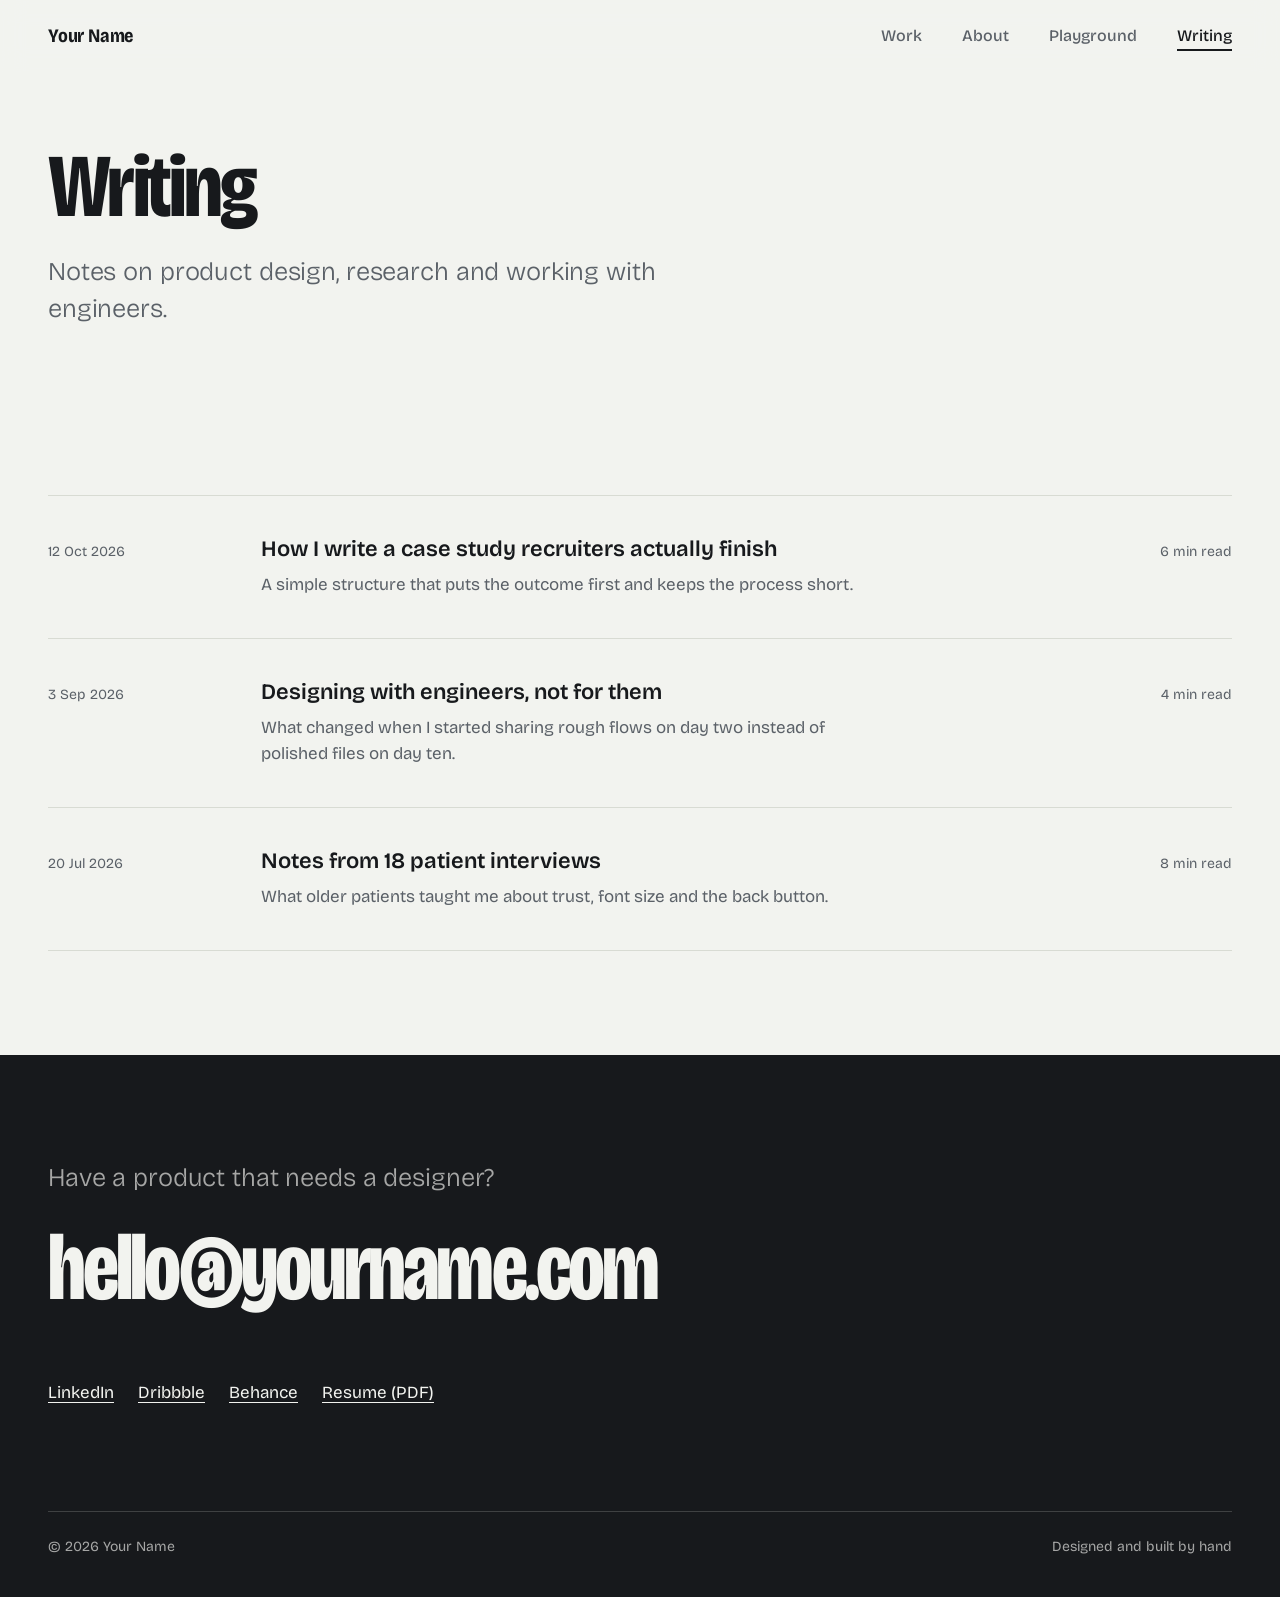
<file: blog/index.html>
<!DOCTYPE html>
<html lang="en">
	<head>
		<meta charset="UTF-8" />
		<meta name="viewport" content="width=device-width, initial-scale=1.0" />
		<title>Writing — Your Name</title>
		<meta name="description" content="Notes on product design, research and working with engineers." />
		<meta name="author" content="Your Name" />
		<meta name="theme-color" content="#F2F3EF" />
		<link rel="canonical" href="https://yourname.com/blog/" />

		<!-- social preview -->
		<meta property="og:type" content="website" />
		<meta property="og:title" content="Writing — Your Name" />
		<meta property="og:description" content="Notes on product design, research and working with engineers." />
		<meta property="og:image" content="https://yourname.com/Assets/images/og-image.png" />
		<meta name="twitter:card" content="summary_large_image" />

		<!-- marks JS as available, and covers the page if arriving through a page transition -->
		<script>
			document.documentElement.classList.add("js");
			try {
				if (sessionStorage.getItem("curtain") === "1" && !matchMedia("(prefers-reduced-motion: reduce)").matches) {
					document.documentElement.classList.add("is-arriving");
				}
			} catch (e) {}
		</script>

		<!-- font: preloaded so the name renders in the right face straight away -->
		<link rel="preload" href="/Assets/Fonts/BricolageGrotesque-Variable.woff2" as="font" type="font/woff2" crossorigin />

		<!-- styles -->
		<link rel="stylesheet" href="/Styles/font.css" />
		<link rel="stylesheet" href="/Styles/colors.css" />
		<link rel="stylesheet" href="/Styles/global.css" />
		<link rel="stylesheet" href="/Styles/typography.css" />
		<link rel="stylesheet" href="/Styles/flex.css" />
		<link rel="stylesheet" href="/Styles/style-bits.css" />
		<link rel="stylesheet" href="/Styles/button.css" />
		<link rel="stylesheet" href="/Styles/animation.css" />
		<link rel="stylesheet" href="/Styles/Components/Header.css" />
		<link rel="stylesheet" href="/Styles/Components/Footer.css" />
		<link rel="stylesheet" href="/Styles/Components/Hero.css" />
		<link rel="stylesheet" href="/Styles/Components/Blog.css" />
		<link rel="stylesheet" href="/Styles/responsive.css" />

		<!-- favicon -->
		<link rel="icon" href="/Assets/icons/favicon.svg" type="image/svg+xml" />

		<!-- scripts (deferred, so they never block the page from showing) -->
		<script src="/Scripts/analytics.js" defer></script>
		<script src="/Scripts/vendor/gsap.min.js" defer></script>
		<script src="/Scripts/vendor/ScrollTrigger.min.js" defer></script>
		<script src="/Scripts/Script.js" defer></script>
		<script src="/Scripts/Motion.js" defer></script>
	</head>
	<body>
		<a href="#main" class="skip-link">Skip to content</a>
		<div class="page-curtain" aria-hidden="true"></div>

		<header class="site-header">
			<div class="container header-inner">
				<a href="/" class="logo">Your Name</a>

				<button class="menu-button" aria-expanded="false" aria-controls="site-nav" aria-label="Open menu">
					<span class="menu-button-lines"></span>
				</button>

				<nav class="site-nav" id="site-nav" aria-label="Main">
					<ul class="nav-list">
						<li><a href="/" class="nav-link" data-section="/">Work</a></li>
						<li><a href="/about" class="nav-link" data-section="/about">About</a></li>
						<li><a href="/playground" class="nav-link" data-section="/playground">Playground</a></li>
						<li><a href="/blog/" class="nav-link" data-section="/blog">Writing</a></li>
					</ul>
				</nav>
			</div>
		</header>

		<main id="main">
			<section class="container page-hero">
				<h1 class="display-lg" data-reveal>Writing</h1>
				<p class="lead" data-reveal>Notes on product design, research and working with engineers.</p>
			</section>

			<section class="container section" aria-label="Posts">
				<ul class="post-list" data-reveal>
					<li>
						<a href="/blog/post-template" class="post-row">
							<time class="post-date small-text">12 Oct 2026</time>
							<div>
								<h2 class="title-md post-title">How I write a case study recruiters actually finish</h2>
								<p class="post-excerpt">A simple structure that puts the outcome first and keeps the process short.</p>
							</div>
							<span class="post-reading-time small-text">6 min read</span>
						</a>
					</li>
					<li>
						<a href="/blog/post-template" class="post-row">
							<time class="post-date small-text">3 Sep 2026</time>
							<div>
								<h2 class="title-md post-title">Designing with engineers, not for them</h2>
								<p class="post-excerpt">What changed when I started sharing rough flows on day two instead of polished files on day ten.</p>
							</div>
							<span class="post-reading-time small-text">4 min read</span>
						</a>
					</li>
					<li>
						<a href="/blog/post-template" class="post-row">
							<time class="post-date small-text">20 Jul 2026</time>
							<div>
								<h2 class="title-md post-title">Notes from 18 patient interviews</h2>
								<p class="post-excerpt">What older patients taught me about trust, font size and the back button.</p>
							</div>
							<span class="post-reading-time small-text">8 min read</span>
						</a>
					</li>
				</ul>
			</section>
		</main>

		<footer class="site-footer">
			<div class="container">
				<p class="lead footer-prompt mb24">Have a product that needs a designer?</p>
				<a href="mailto:hello@yourname.com" class="footer-email">hello@yourname.com</a>

				<ul class="footer-links mt64">
					<li><a href="https://www.linkedin.com/in/yourname" class="text-link" target="_blank" rel="noopener">LinkedIn</a></li>
					<li><a href="https://dribbble.com/yourname" class="text-link" target="_blank" rel="noopener">Dribbble</a></li>
					<li><a href="https://www.behance.net/yourname" class="text-link" target="_blank" rel="noopener">Behance</a></li>
					<li><a href="/Assets/resume.pdf" class="text-link" target="_blank" rel="noopener">Resume (PDF)</a></li>
				</ul>

				<div class="footer-bottom flex justify-between flex-wrap g16 small-text">
					<p>&copy; <span data-year>2026</span> Your Name</p>
					<p>Designed and built by hand</p>
				</div>
			</div>
		</footer>
	</body>
</html>
</file>
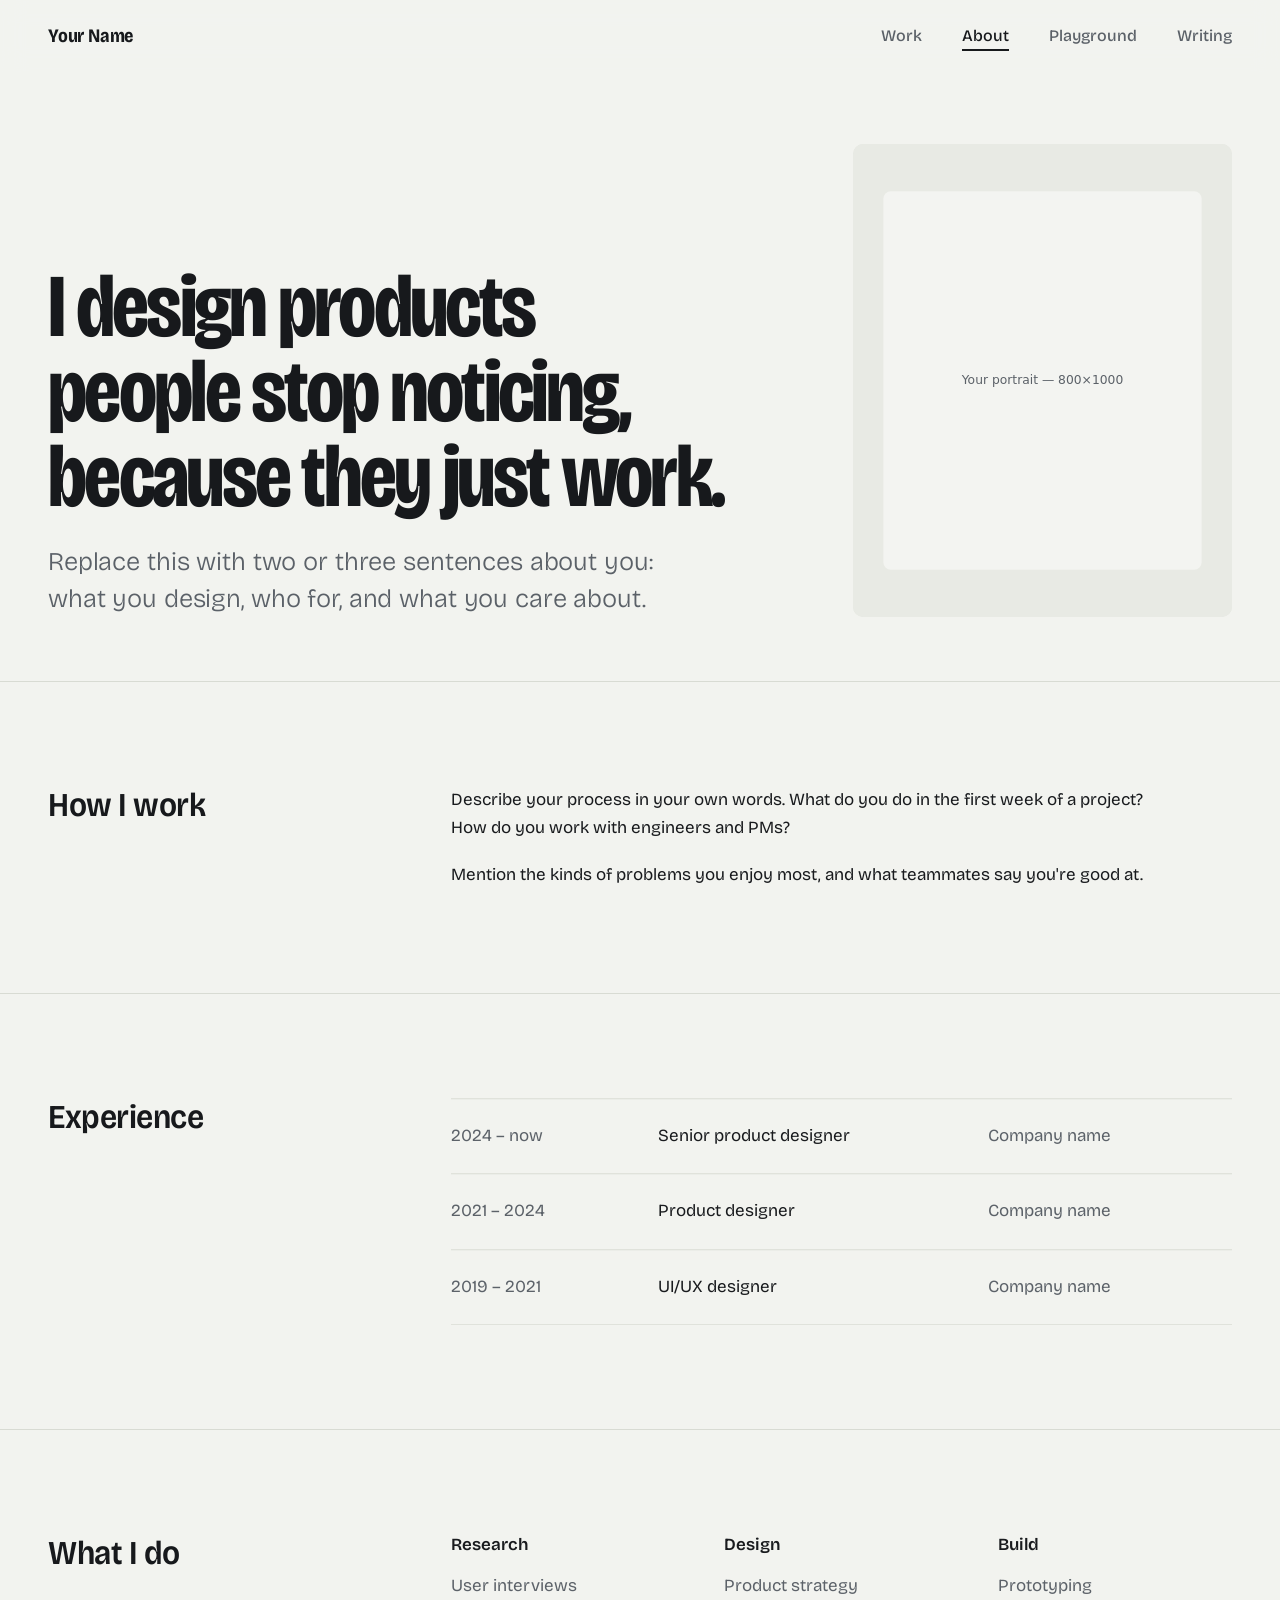
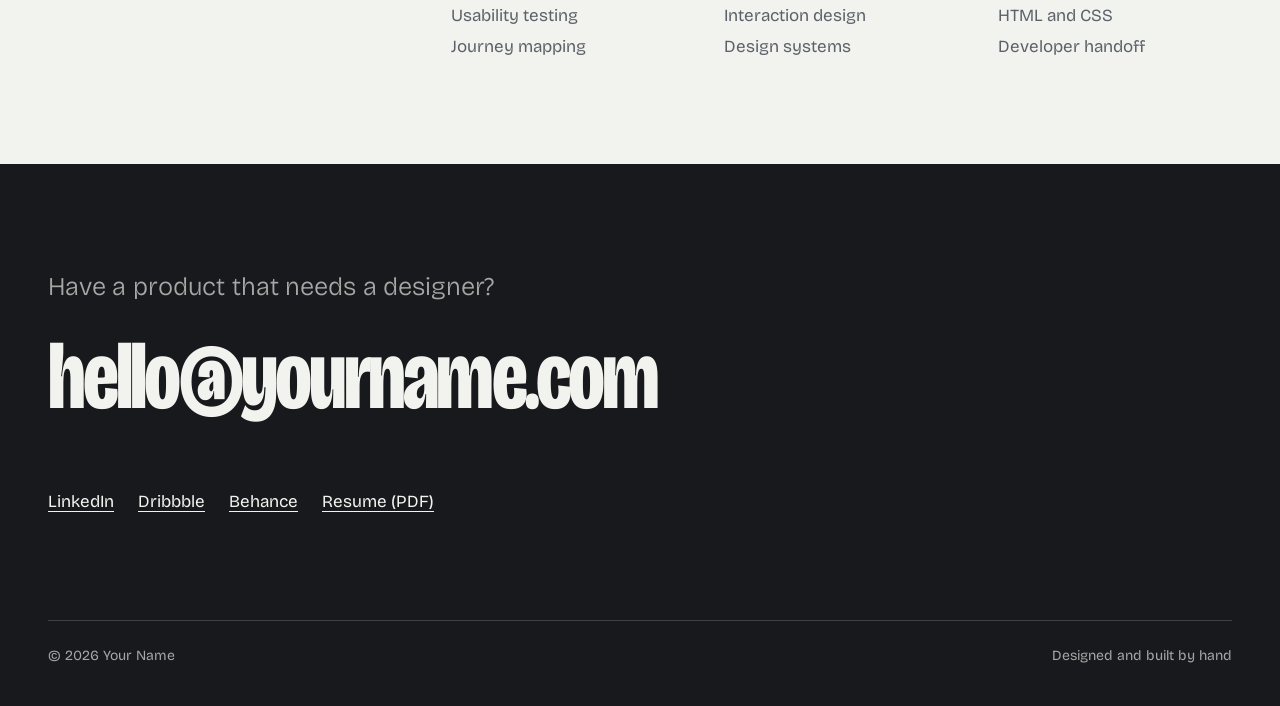
<file: about.html>
<!DOCTYPE html>
<html lang="en">
	<head>
		<meta charset="UTF-8" />
		<meta name="viewport" content="width=device-width, initial-scale=1.0" />
		<title>About — Your Name</title>
		<meta name="description" content="About Your Name, product designer: background, experience and how I work." />
		<meta name="author" content="Your Name" />
		<meta name="theme-color" content="#F2F3EF" />
		<link rel="canonical" href="https://yourname.com/about" />

		<!-- social preview -->
		<meta property="og:type" content="website" />
		<meta property="og:title" content="About — Your Name" />
		<meta property="og:description" content="About Your Name, product designer: background, experience and how I work." />
		<meta property="og:image" content="https://yourname.com/Assets/images/og-image.png" />
		<meta name="twitter:card" content="summary_large_image" />

		<!-- marks JS as available, and covers the page if arriving through a page transition -->
		<script>
			document.documentElement.classList.add("js");
			try {
				if (sessionStorage.getItem("curtain") === "1" && !matchMedia("(prefers-reduced-motion: reduce)").matches) {
					document.documentElement.classList.add("is-arriving");
				}
			} catch (e) {}
		</script>

		<!-- font: preloaded so the name renders in the right face straight away -->
		<link rel="preload" href="/Assets/Fonts/BricolageGrotesque-Variable.woff2" as="font" type="font/woff2" crossorigin />

		<!-- styles -->
		<link rel="stylesheet" href="/Styles/font.css" />
		<link rel="stylesheet" href="/Styles/colors.css" />
		<link rel="stylesheet" href="/Styles/global.css" />
		<link rel="stylesheet" href="/Styles/typography.css" />
		<link rel="stylesheet" href="/Styles/flex.css" />
		<link rel="stylesheet" href="/Styles/style-bits.css" />
		<link rel="stylesheet" href="/Styles/button.css" />
		<link rel="stylesheet" href="/Styles/animation.css" />
		<link rel="stylesheet" href="/Styles/Components/Header.css" />
		<link rel="stylesheet" href="/Styles/Components/Footer.css" />
		<link rel="stylesheet" href="/Styles/Components/Hero.css" />
		<link rel="stylesheet" href="/Styles/Components/About.css" />
		<link rel="stylesheet" href="/Styles/responsive.css" />

		<!-- favicon -->
		<link rel="icon" href="/Assets/icons/favicon.svg" type="image/svg+xml" />

		<!-- scripts (deferred, so they never block the page from showing) -->
		<script src="/Scripts/analytics.js" defer></script>
		<script src="/Scripts/vendor/gsap.min.js" defer></script>
		<script src="/Scripts/vendor/ScrollTrigger.min.js" defer></script>
		<script src="/Scripts/Script.js" defer></script>
		<script src="/Scripts/Motion.js" defer></script>
	</head>
	<body>
		<a href="#main" class="skip-link">Skip to content</a>
		<div class="page-curtain" aria-hidden="true"></div>

		<header class="site-header">
			<div class="container header-inner">
				<a href="/" class="logo">Your Name</a>

				<button class="menu-button" aria-expanded="false" aria-controls="site-nav" aria-label="Open menu">
					<span class="menu-button-lines"></span>
				</button>

				<nav class="site-nav" id="site-nav" aria-label="Main">
					<ul class="nav-list">
						<li><a href="/" class="nav-link" data-section="/">Work</a></li>
						<li><a href="/about" class="nav-link" data-section="/about">About</a></li>
						<li><a href="/playground" class="nav-link" data-section="/playground">Playground</a></li>
						<li><a href="/blog/" class="nav-link" data-section="/blog">Writing</a></li>
					</ul>
				</nav>
			</div>
		</header>

		<main id="main">
			<section class="container page-hero">
				<div class="row align-end">
					<div class="col-7 col-md-12">
						<h1 class="display-lg" data-reveal>I design products people stop noticing, because they just work.</h1>
						<p class="lead" data-reveal>Replace this with two or three sentences about you: what you design, who for, and what you care about.</p>
					</div>
					<div class="col-4 offset-1 col-md-12 offset-md-0">
						<div class="about-portrait" data-reveal>
							<img src="/Assets/images/portrait.svg" alt="Portrait of Your Name" width="800" height="1000" fetchpriority="high" />
						</div>
					</div>
				</div>
			</section>

			<section class="container section rule-top">
				<div class="row">
					<div class="col-4 col-lg-12"><h2 class="title-lg mb24">How I work</h2></div>
					<div class="col-8 col-lg-12 prose body-text" data-reveal>
						<p>Describe your process in your own words. What do you do in the first week of a project? How do you work with engineers and PMs?</p>
						<p>Mention the kinds of problems you enjoy most, and what teammates say you're good at.</p>
					</div>
				</div>
			</section>

			<section class="container section rule-top">
				<div class="row">
					<div class="col-4 col-lg-12"><h2 class="title-lg mb24">Experience</h2></div>
					<div class="col-8 col-lg-12">
						<ul class="experience-list" data-reveal>
							<li class="experience-row"><span>2024 – now</span><span>Senior product designer</span><span>Company name</span></li>
							<li class="experience-row"><span>2021 – 2024</span><span>Product designer</span><span>Company name</span></li>
							<li class="experience-row"><span>2019 – 2021</span><span>UI/UX designer</span><span>Company name</span></li>
						</ul>
					</div>
				</div>
			</section>

			<section class="container section rule-top">
				<div class="row">
					<div class="col-4 col-lg-12"><h2 class="title-lg mb24">What I do</h2></div>
					<div class="col-8 col-lg-12">
						<div class="skill-groups" data-reveal>
							<div>
								<h3 class="title-sm mb16">Research</h3>
								<ul class="c-graphite"><li>User interviews</li><li>Usability testing</li><li>Journey mapping</li></ul>
							</div>
							<div>
								<h3 class="title-sm mb16">Design</h3>
								<ul class="c-graphite"><li>Product strategy</li><li>Interaction design</li><li>Design systems</li></ul>
							</div>
							<div>
								<h3 class="title-sm mb16">Build</h3>
								<ul class="c-graphite"><li>Prototyping</li><li>HTML and CSS</li><li>Developer handoff</li></ul>
							</div>
						</div>
					</div>
				</div>
			</section>
		</main>

		<footer class="site-footer">
			<div class="container">
				<p class="lead footer-prompt mb24">Have a product that needs a designer?</p>
				<a href="mailto:hello@yourname.com" class="footer-email">hello@yourname.com</a>

				<ul class="footer-links mt64">
					<li><a href="https://www.linkedin.com/in/yourname" class="text-link" target="_blank" rel="noopener">LinkedIn</a></li>
					<li><a href="https://dribbble.com/yourname" class="text-link" target="_blank" rel="noopener">Dribbble</a></li>
					<li><a href="https://www.behance.net/yourname" class="text-link" target="_blank" rel="noopener">Behance</a></li>
					<li><a href="/Assets/resume.pdf" class="text-link" target="_blank" rel="noopener">Resume (PDF)</a></li>
				</ul>

				<div class="footer-bottom flex justify-between flex-wrap g16 small-text">
					<p>&copy; <span data-year>2026</span> Your Name</p>
					<p>Designed and built by hand</p>
				</div>
			</div>
		</footer>
	</body>
</html>
</file>
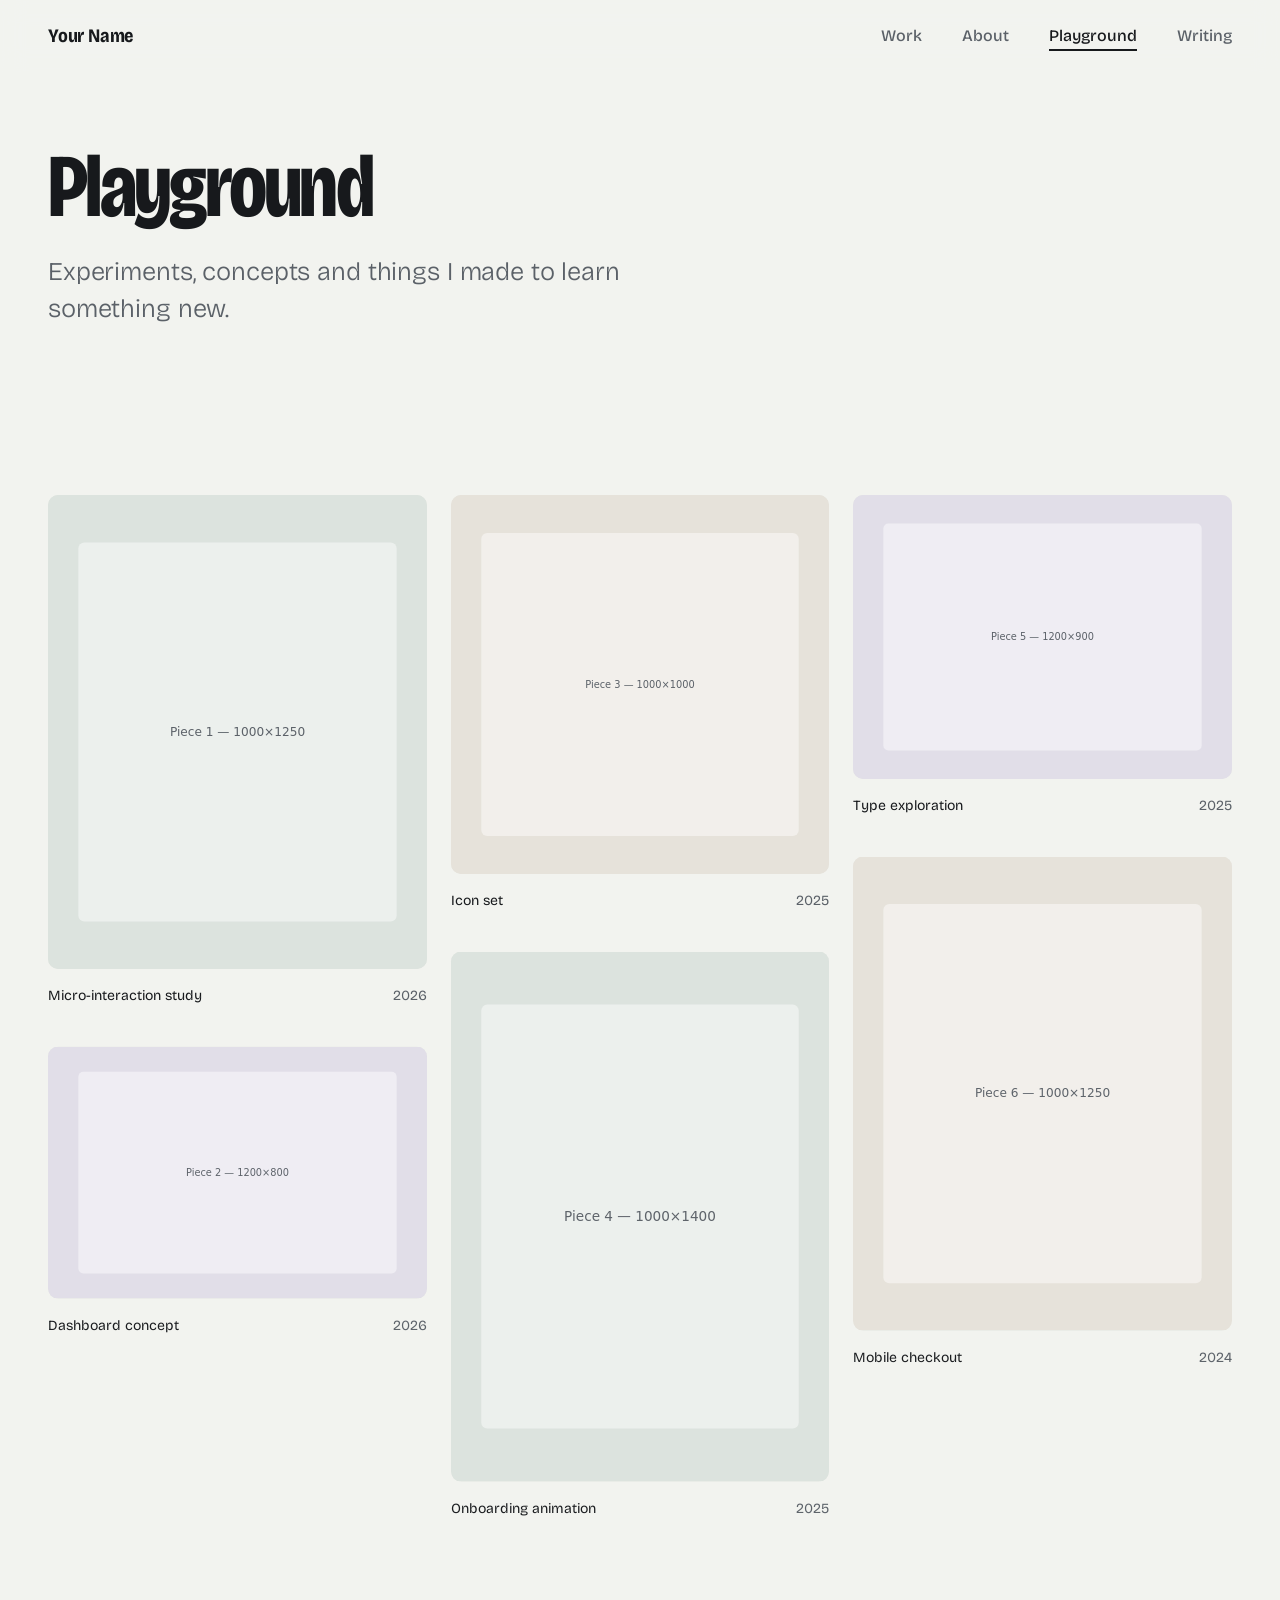
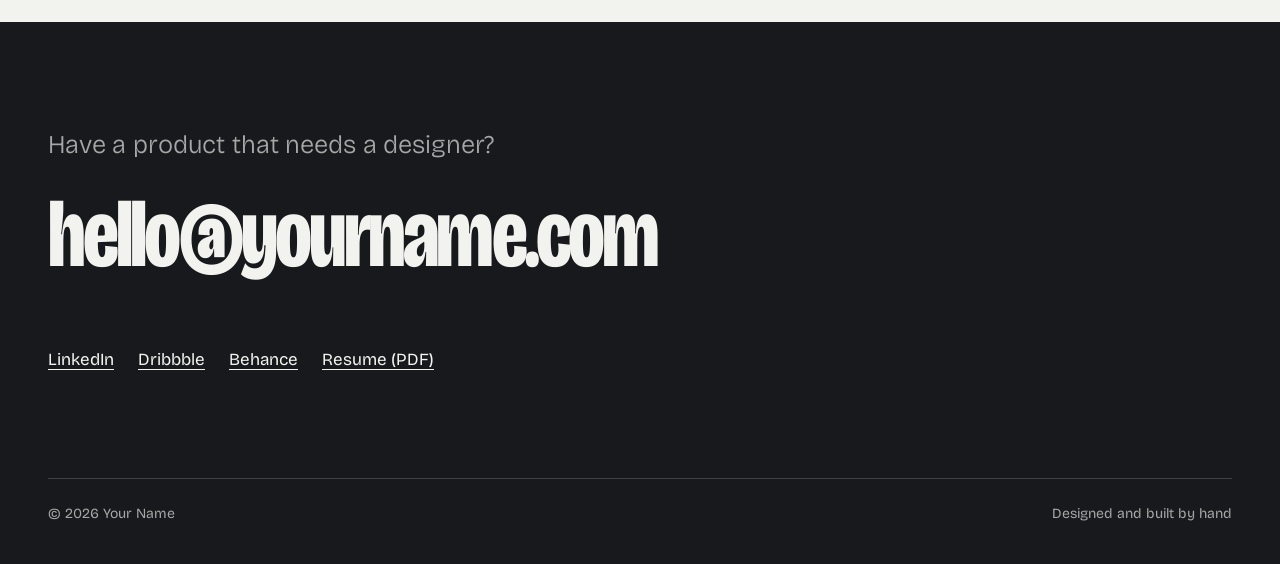
<file: playground.html>
<!DOCTYPE html>
<html lang="en">
	<head>
		<meta charset="UTF-8" />
		<meta name="viewport" content="width=device-width, initial-scale=1.0" />
		<title>Playground — Your Name</title>
		<meta name="description" content="Side projects, interaction experiments and visual explorations." />
		<meta name="author" content="Your Name" />
		<meta name="theme-color" content="#F2F3EF" />
		<link rel="canonical" href="https://yourname.com/playground" />

		<!-- social preview -->
		<meta property="og:type" content="website" />
		<meta property="og:title" content="Playground — Your Name" />
		<meta property="og:description" content="Side projects, interaction experiments and visual explorations." />
		<meta property="og:image" content="https://yourname.com/Assets/images/og-image.png" />
		<meta name="twitter:card" content="summary_large_image" />

		<!-- marks JS as available, and covers the page if arriving through a page transition -->
		<script>
			document.documentElement.classList.add("js");
			try {
				if (sessionStorage.getItem("curtain") === "1" && !matchMedia("(prefers-reduced-motion: reduce)").matches) {
					document.documentElement.classList.add("is-arriving");
				}
			} catch (e) {}
		</script>

		<!-- font: preloaded so the name renders in the right face straight away -->
		<link rel="preload" href="/Assets/Fonts/BricolageGrotesque-Variable.woff2" as="font" type="font/woff2" crossorigin />

		<!-- styles -->
		<link rel="stylesheet" href="/Styles/font.css" />
		<link rel="stylesheet" href="/Styles/colors.css" />
		<link rel="stylesheet" href="/Styles/global.css" />
		<link rel="stylesheet" href="/Styles/typography.css" />
		<link rel="stylesheet" href="/Styles/flex.css" />
		<link rel="stylesheet" href="/Styles/style-bits.css" />
		<link rel="stylesheet" href="/Styles/button.css" />
		<link rel="stylesheet" href="/Styles/animation.css" />
		<link rel="stylesheet" href="/Styles/Components/Header.css" />
		<link rel="stylesheet" href="/Styles/Components/Footer.css" />
		<link rel="stylesheet" href="/Styles/Components/Hero.css" />
		<link rel="stylesheet" href="/Styles/Components/Playground.css" />
		<link rel="stylesheet" href="/Styles/responsive.css" />

		<!-- favicon -->
		<link rel="icon" href="/Assets/icons/favicon.svg" type="image/svg+xml" />

		<!-- scripts (deferred, so they never block the page from showing) -->
		<script src="/Scripts/analytics.js" defer></script>
		<script src="/Scripts/vendor/gsap.min.js" defer></script>
		<script src="/Scripts/vendor/ScrollTrigger.min.js" defer></script>
		<script src="/Scripts/Script.js" defer></script>
		<script src="/Scripts/Motion.js" defer></script>
	</head>
	<body>
		<a href="#main" class="skip-link">Skip to content</a>
		<div class="page-curtain" aria-hidden="true"></div>

		<header class="site-header">
			<div class="container header-inner">
				<a href="/" class="logo">Your Name</a>

				<button class="menu-button" aria-expanded="false" aria-controls="site-nav" aria-label="Open menu">
					<span class="menu-button-lines"></span>
				</button>

				<nav class="site-nav" id="site-nav" aria-label="Main">
					<ul class="nav-list">
						<li><a href="/" class="nav-link" data-section="/">Work</a></li>
						<li><a href="/about" class="nav-link" data-section="/about">About</a></li>
						<li><a href="/playground" class="nav-link" data-section="/playground">Playground</a></li>
						<li><a href="/blog/" class="nav-link" data-section="/blog">Writing</a></li>
					</ul>
				</nav>
			</div>
		</header>

		<main id="main">
			<section class="container page-hero">
				<h1 class="display-lg" data-reveal>Playground</h1>
				<p class="lead" data-reveal>Experiments, concepts and things I made to learn something new.</p>
			</section>

			<section class="container section" aria-label="Playground pieces">
				<div class="playground-grid">
					<figure class="playground-item" data-reveal>
						<div class="playground-media">
							<img src="/Assets/playground/piece-1.svg" alt="Micro-interaction study" width="1000" height="1250" loading="lazy" />
						</div>
						<figcaption class="playground-caption small-text"><span>Micro-interaction study</span><span>2026</span></figcaption>
					</figure>
					<figure class="playground-item" data-reveal>
						<div class="playground-media">
							<img src="/Assets/playground/piece-2.svg" alt="Dashboard concept" width="1200" height="800" loading="lazy" />
						</div>
						<figcaption class="playground-caption small-text"><span>Dashboard concept</span><span>2026</span></figcaption>
					</figure>
					<figure class="playground-item" data-reveal>
						<div class="playground-media">
							<img src="/Assets/playground/piece-3.svg" alt="Icon set" width="1000" height="1000" loading="lazy" />
						</div>
						<figcaption class="playground-caption small-text"><span>Icon set</span><span>2025</span></figcaption>
					</figure>
					<figure class="playground-item" data-reveal>
						<div class="playground-media">
							<img src="/Assets/playground/piece-4.svg" alt="Onboarding animation" width="1000" height="1400" loading="lazy" />
						</div>
						<figcaption class="playground-caption small-text"><span>Onboarding animation</span><span>2025</span></figcaption>
					</figure>
					<figure class="playground-item" data-reveal>
						<div class="playground-media">
							<img src="/Assets/playground/piece-5.svg" alt="Type exploration" width="1200" height="900" loading="lazy" />
						</div>
						<figcaption class="playground-caption small-text"><span>Type exploration</span><span>2025</span></figcaption>
					</figure>
					<figure class="playground-item" data-reveal>
						<div class="playground-media">
							<img src="/Assets/playground/piece-6.svg" alt="Mobile checkout" width="1000" height="1250" loading="lazy" />
						</div>
						<figcaption class="playground-caption small-text"><span>Mobile checkout</span><span>2024</span></figcaption>
					</figure>
				</div>
			</section>
		</main>

		<footer class="site-footer">
			<div class="container">
				<p class="lead footer-prompt mb24">Have a product that needs a designer?</p>
				<a href="mailto:hello@yourname.com" class="footer-email">hello@yourname.com</a>

				<ul class="footer-links mt64">
					<li><a href="https://www.linkedin.com/in/yourname" class="text-link" target="_blank" rel="noopener">LinkedIn</a></li>
					<li><a href="https://dribbble.com/yourname" class="text-link" target="_blank" rel="noopener">Dribbble</a></li>
					<li><a href="https://www.behance.net/yourname" class="text-link" target="_blank" rel="noopener">Behance</a></li>
					<li><a href="/Assets/resume.pdf" class="text-link" target="_blank" rel="noopener">Resume (PDF)</a></li>
				</ul>

				<div class="footer-bottom flex justify-between flex-wrap g16 small-text">
					<p>&copy; <span data-year>2026</span> Your Name</p>
					<p>Designed and built by hand</p>
				</div>
			</div>
		</footer>
	</body>
</html>
</file>
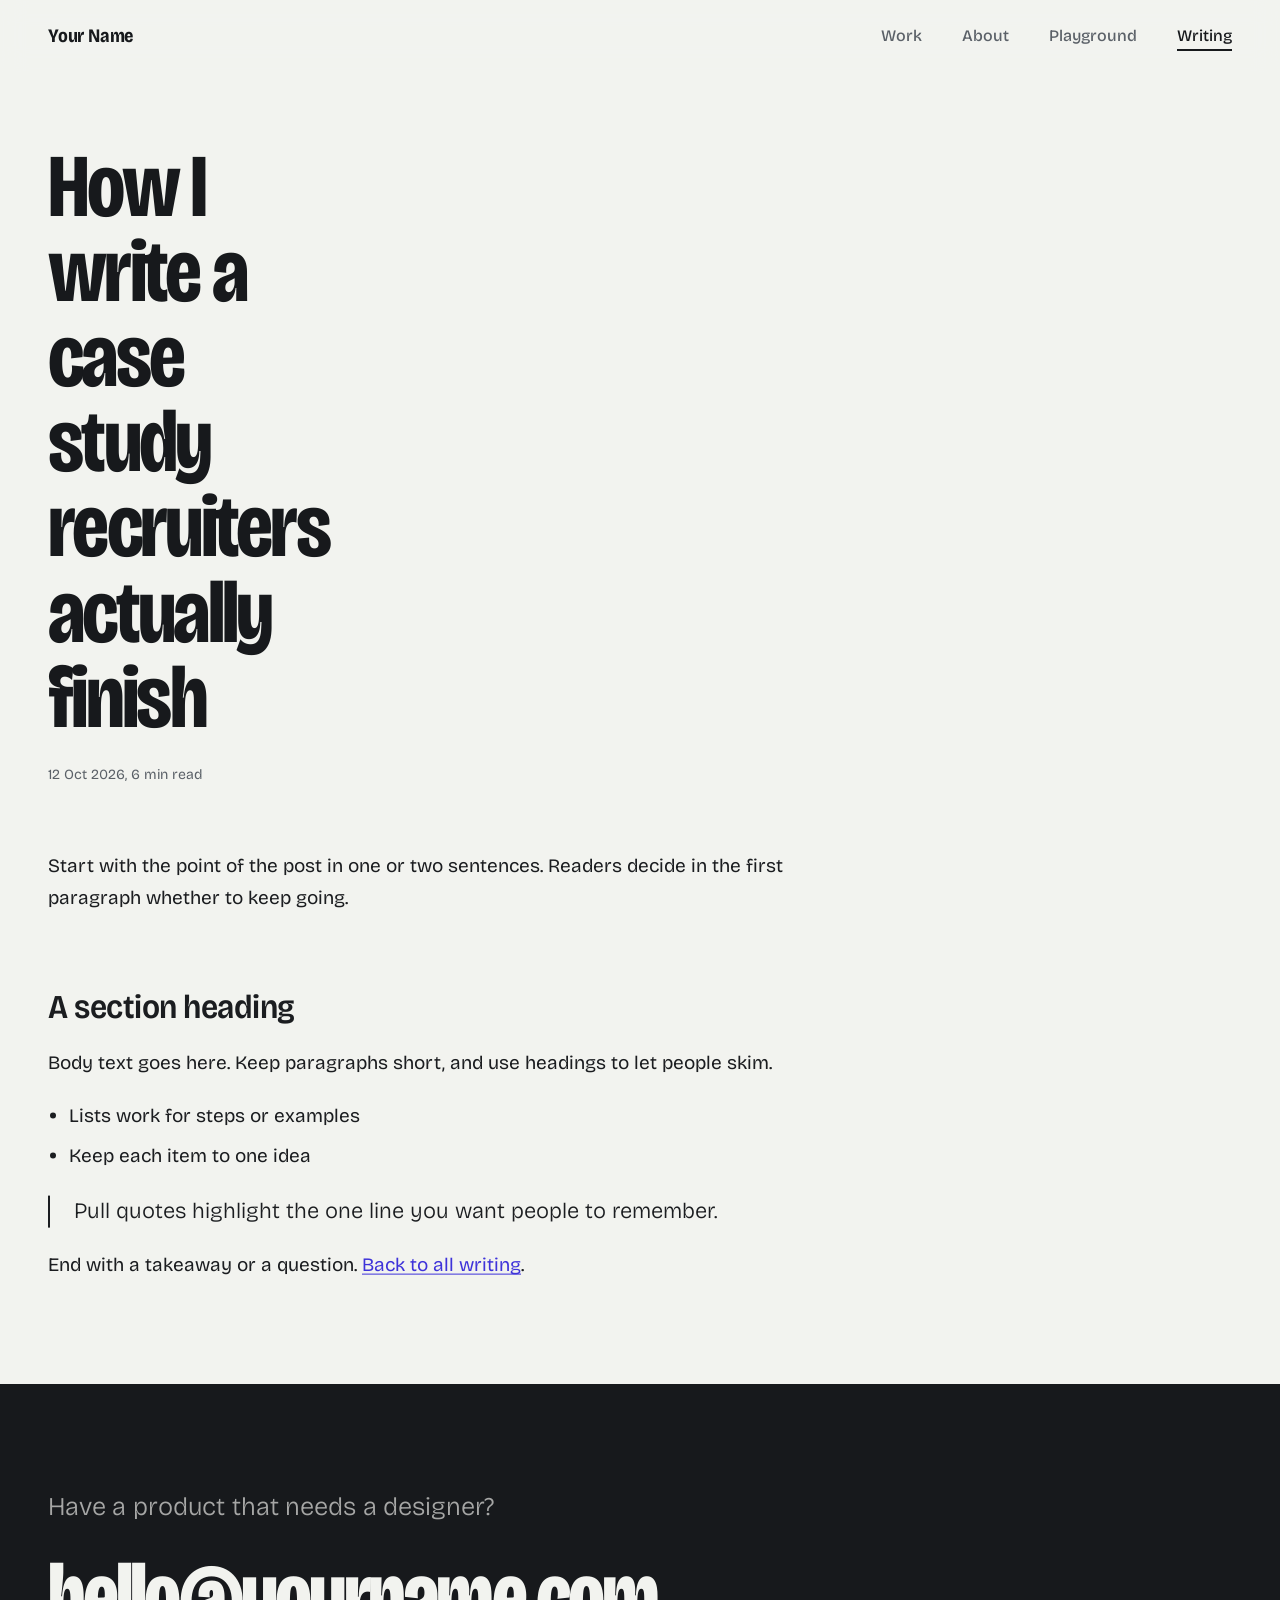
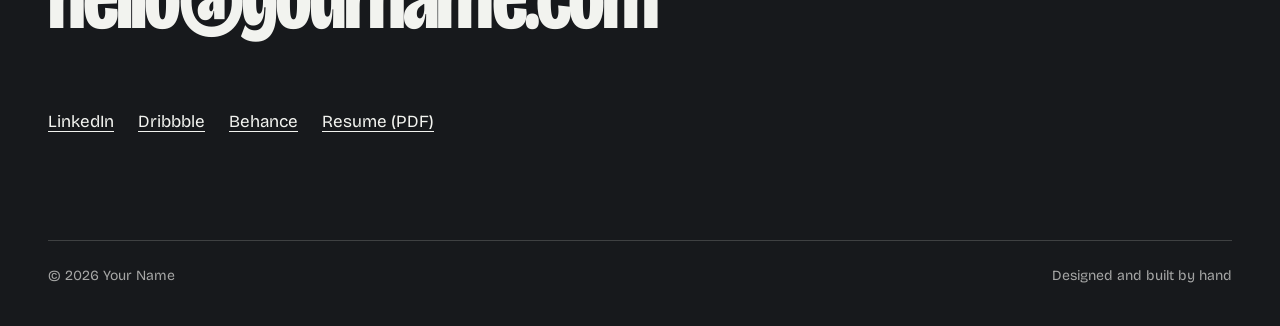
<file: blog/post-template.html>
<!DOCTYPE html>
<html lang="en">
	<head>
		<meta charset="UTF-8" />
		<meta name="viewport" content="width=device-width, initial-scale=1.0" />
		<title>How I write a case study recruiters actually finish — Your Name</title>
		<meta name="description" content="A simple structure that puts the outcome first and keeps the process short." />
		<meta name="author" content="Your Name" />
		<meta name="theme-color" content="#F2F3EF" />
		<link rel="canonical" href="https://yourname.com/blog/post-template" />

		<!-- social preview -->
		<meta property="og:type" content="website" />
		<meta property="og:title" content="How I write a case study recruiters actually finish — Your Name" />
		<meta property="og:description" content="A simple structure that puts the outcome first and keeps the process short." />
		<meta property="og:image" content="https://yourname.com/Assets/images/og-image.png" />
		<meta name="twitter:card" content="summary_large_image" />

		<!-- marks JS as available, and covers the page if arriving through a page transition -->
		<script>
			document.documentElement.classList.add("js");
			try {
				if (sessionStorage.getItem("curtain") === "1" && !matchMedia("(prefers-reduced-motion: reduce)").matches) {
					document.documentElement.classList.add("is-arriving");
				}
			} catch (e) {}
		</script>

		<!-- font: preloaded so the name renders in the right face straight away -->
		<link rel="preload" href="/Assets/Fonts/BricolageGrotesque-Variable.woff2" as="font" type="font/woff2" crossorigin />

		<!-- styles -->
		<link rel="stylesheet" href="/Styles/font.css" />
		<link rel="stylesheet" href="/Styles/colors.css" />
		<link rel="stylesheet" href="/Styles/global.css" />
		<link rel="stylesheet" href="/Styles/typography.css" />
		<link rel="stylesheet" href="/Styles/flex.css" />
		<link rel="stylesheet" href="/Styles/style-bits.css" />
		<link rel="stylesheet" href="/Styles/button.css" />
		<link rel="stylesheet" href="/Styles/animation.css" />
		<link rel="stylesheet" href="/Styles/Components/Header.css" />
		<link rel="stylesheet" href="/Styles/Components/Footer.css" />
		<link rel="stylesheet" href="/Styles/Components/Hero.css" />
		<link rel="stylesheet" href="/Styles/Components/Blog.css" />
		<link rel="stylesheet" href="/Styles/responsive.css" />

		<!-- favicon -->
		<link rel="icon" href="/Assets/icons/favicon.svg" type="image/svg+xml" />

		<!-- scripts (deferred, so they never block the page from showing) -->
		<script src="/Scripts/analytics.js" defer></script>
		<script src="/Scripts/vendor/gsap.min.js" defer></script>
		<script src="/Scripts/vendor/ScrollTrigger.min.js" defer></script>
		<script src="/Scripts/Script.js" defer></script>
		<script src="/Scripts/Motion.js" defer></script>
	</head>
	<body>
		<a href="#main" class="skip-link">Skip to content</a>
		<div class="page-curtain" aria-hidden="true"></div>

		<header class="site-header">
			<div class="container header-inner">
				<a href="/" class="logo">Your Name</a>

				<button class="menu-button" aria-expanded="false" aria-controls="site-nav" aria-label="Open menu">
					<span class="menu-button-lines"></span>
				</button>

				<nav class="site-nav" id="site-nav" aria-label="Main">
					<ul class="nav-list">
						<li><a href="/" class="nav-link" data-section="/">Work</a></li>
						<li><a href="/about" class="nav-link" data-section="/about">About</a></li>
						<li><a href="/playground" class="nav-link" data-section="/playground">Playground</a></li>
						<li><a href="/blog/" class="nav-link" data-section="/blog">Writing</a></li>
					</ul>
				</nav>
			</div>
		</header>

		<main id="main">
			<!-- To add a post: copy this file, rename it, change the text, and add a row to blog/index.html -->
			<article class="container">
				<header class="post-header">
					<h1 class="display-lg" data-reveal>How I write a case study recruiters actually finish</h1>
					<p class="post-meta small-text" data-reveal><time datetime="2026-10-12">12 Oct 2026</time>, 6 min read</p>
				</header>

				<div class="prose post-body" data-reveal>
					<p>Start with the point of the post in one or two sentences. Readers decide in the first paragraph whether to keep going.</p>
					<h2 class="title-lg">A section heading</h2>
					<p>Body text goes here. Keep paragraphs short, and use headings to let people skim.</p>
					<ul>
						<li>Lists work for steps or examples</li>
						<li>Keep each item to one idea</li>
					</ul>
					<blockquote>Pull quotes highlight the one line you want people to remember.</blockquote>
					<p>End with a takeaway or a question. <a href="/blog/">Back to all writing</a>.</p>
				</div>
			</article>
		</main>

		<footer class="site-footer">
			<div class="container">
				<p class="lead footer-prompt mb24">Have a product that needs a designer?</p>
				<a href="mailto:hello@yourname.com" class="footer-email">hello@yourname.com</a>

				<ul class="footer-links mt64">
					<li><a href="https://www.linkedin.com/in/yourname" class="text-link" target="_blank" rel="noopener">LinkedIn</a></li>
					<li><a href="https://dribbble.com/yourname" class="text-link" target="_blank" rel="noopener">Dribbble</a></li>
					<li><a href="https://www.behance.net/yourname" class="text-link" target="_blank" rel="noopener">Behance</a></li>
					<li><a href="/Assets/resume.pdf" class="text-link" target="_blank" rel="noopener">Resume (PDF)</a></li>
				</ul>

				<div class="footer-bottom flex justify-between flex-wrap g16 small-text">
					<p>&copy; <span data-year>2026</span> Your Name</p>
					<p>Designed and built by hand</p>
				</div>
			</div>
		</footer>
	</body>
</html>
</file>
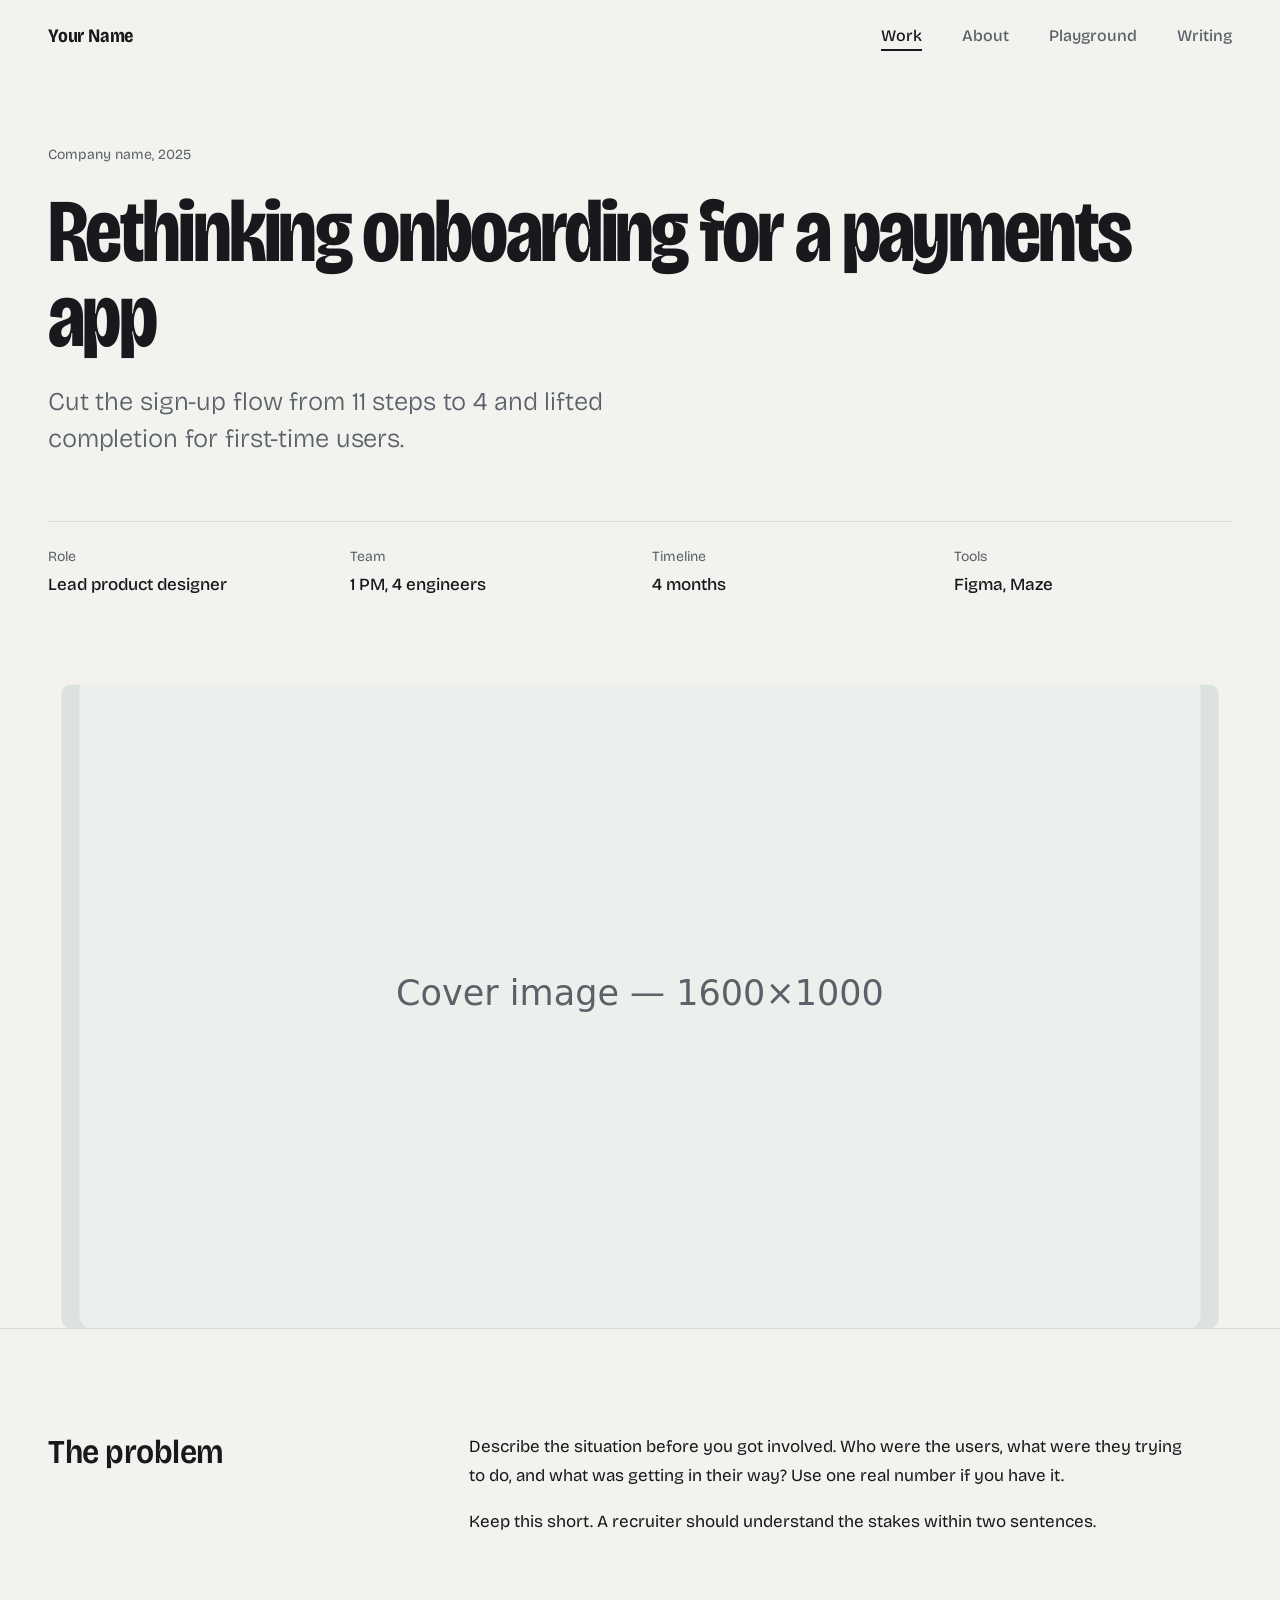
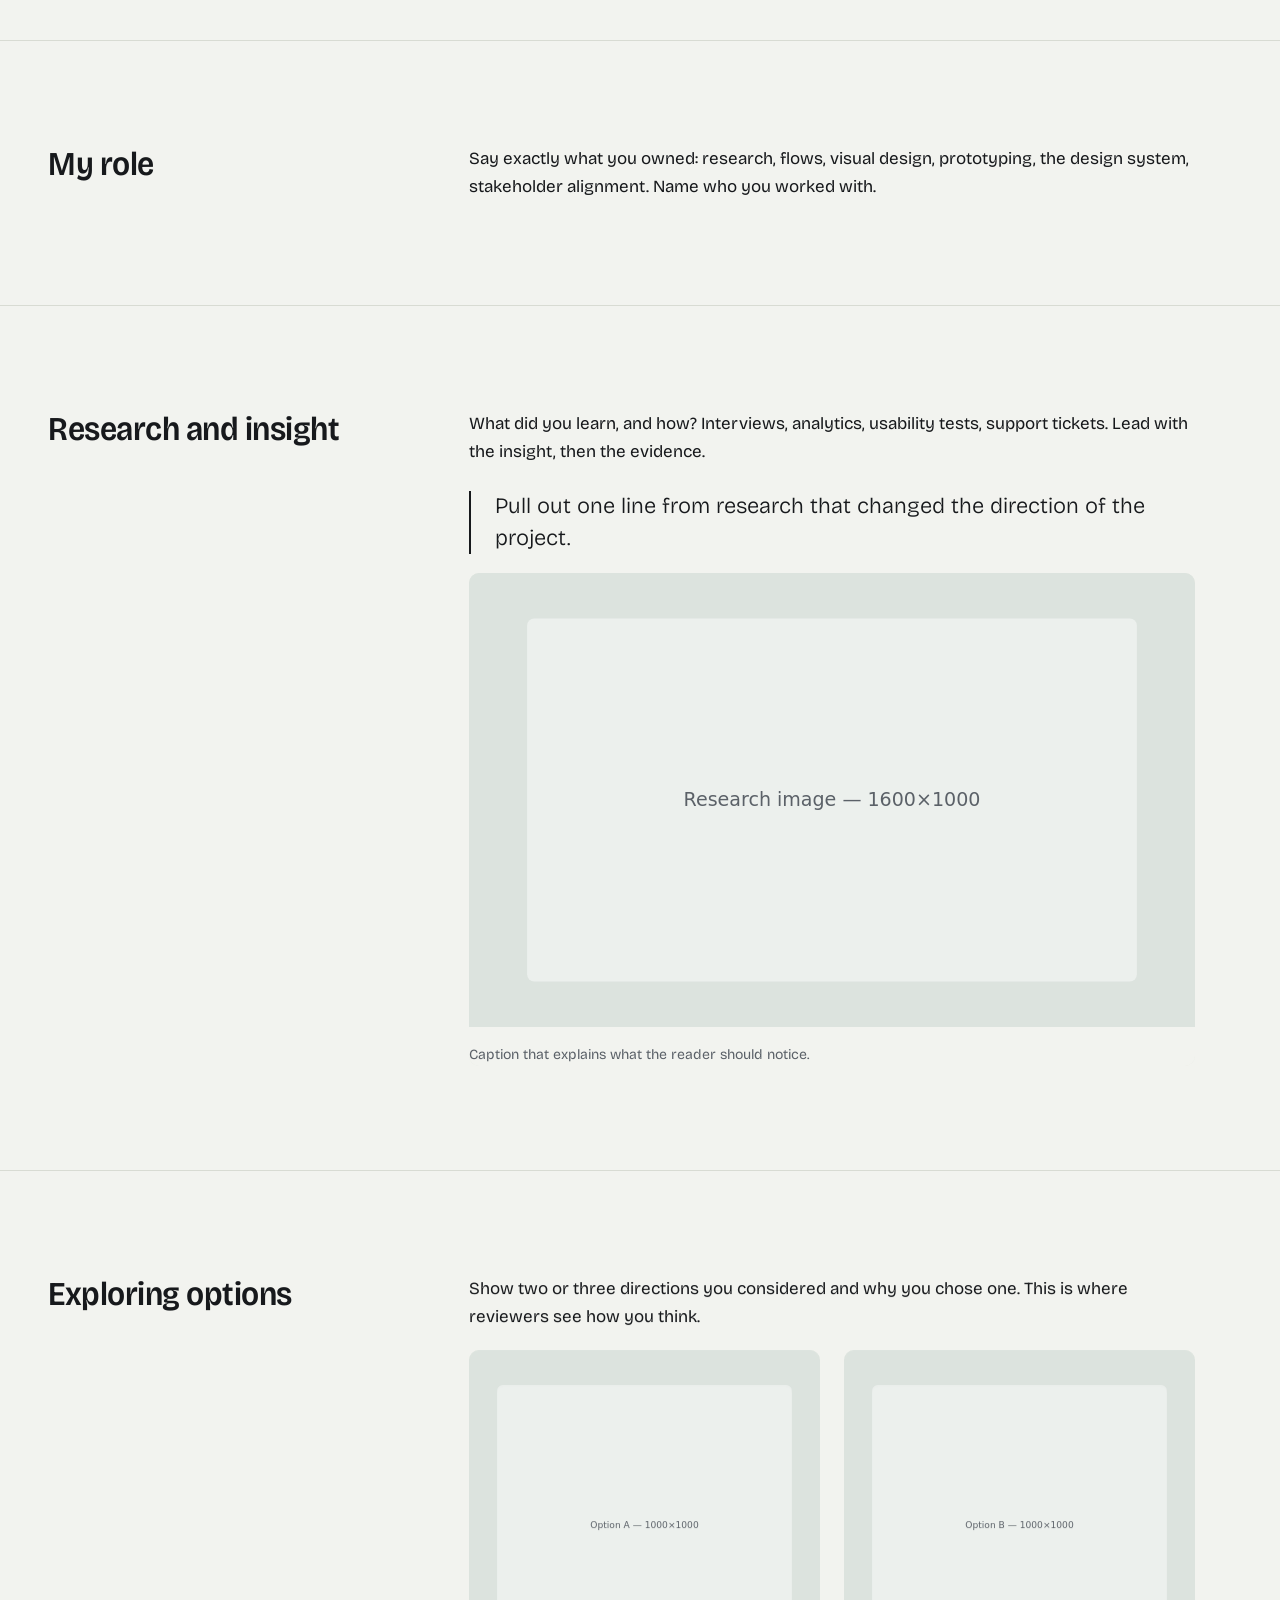
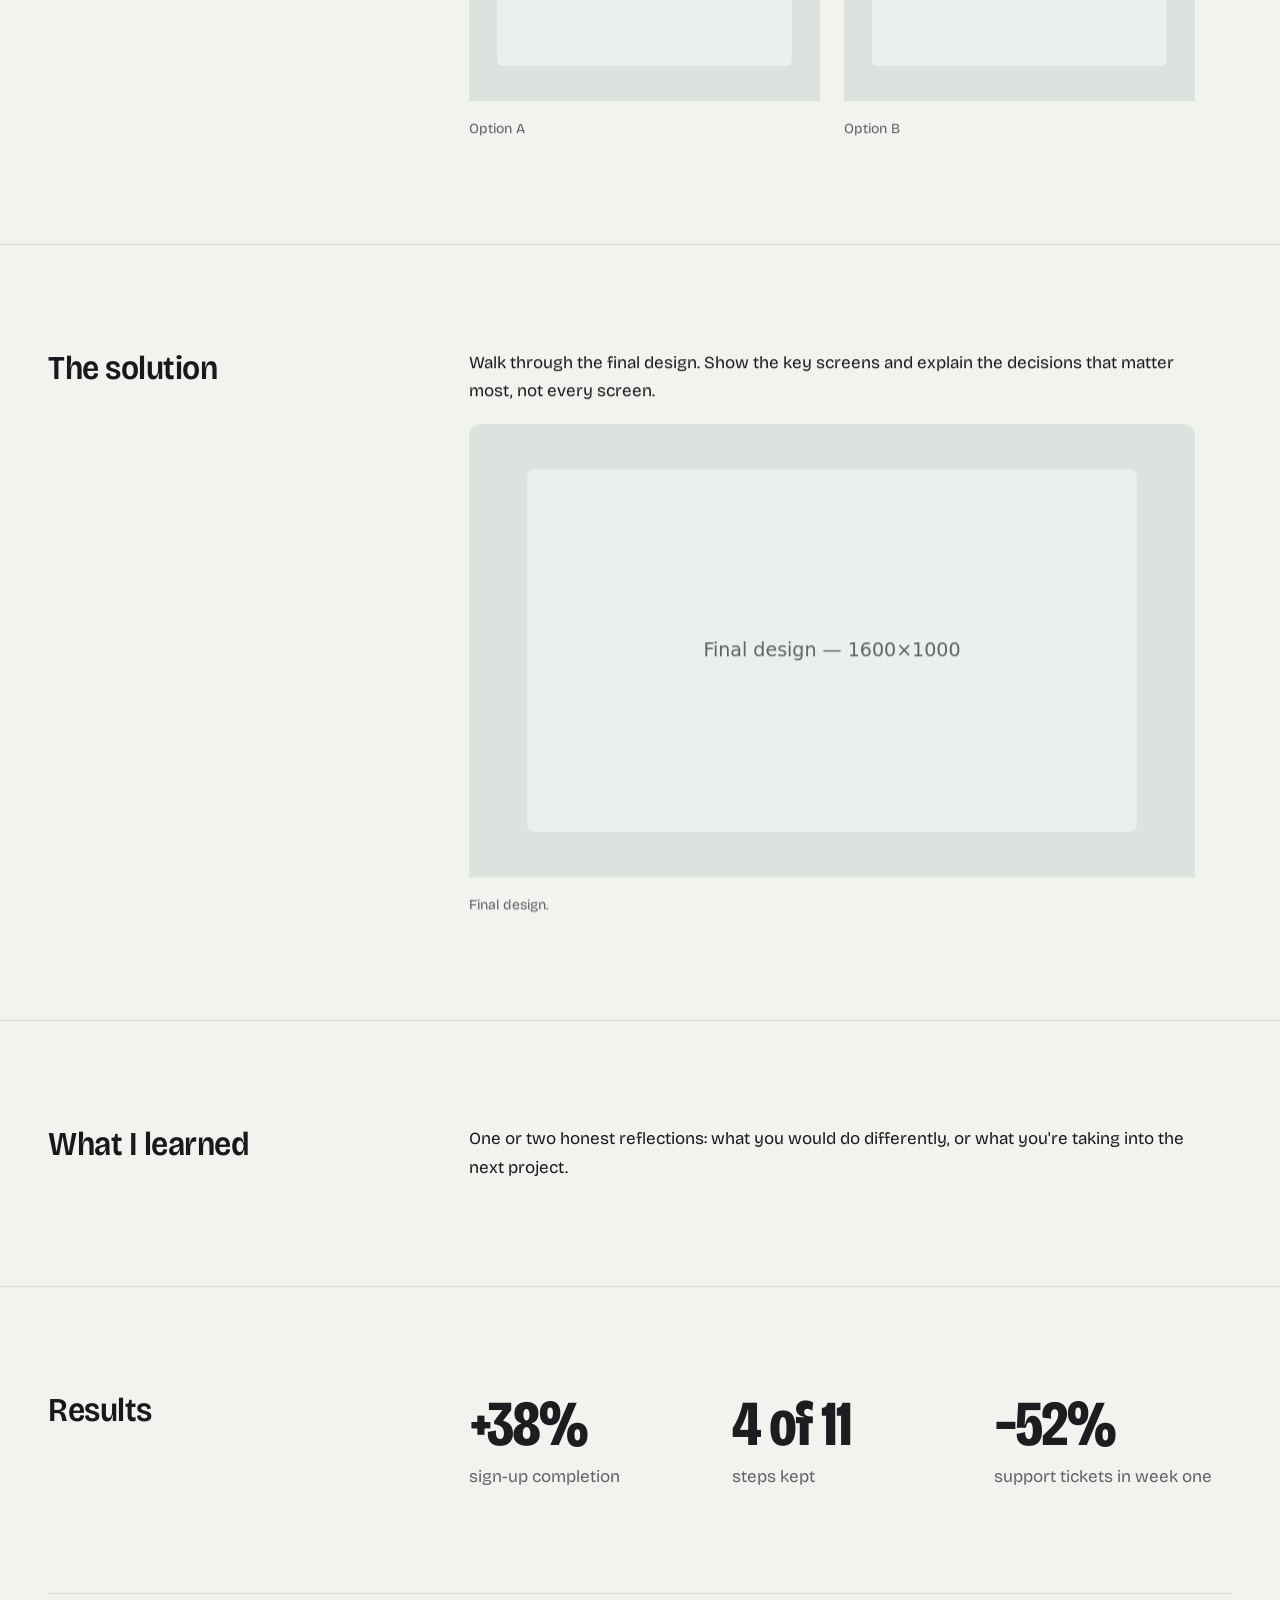
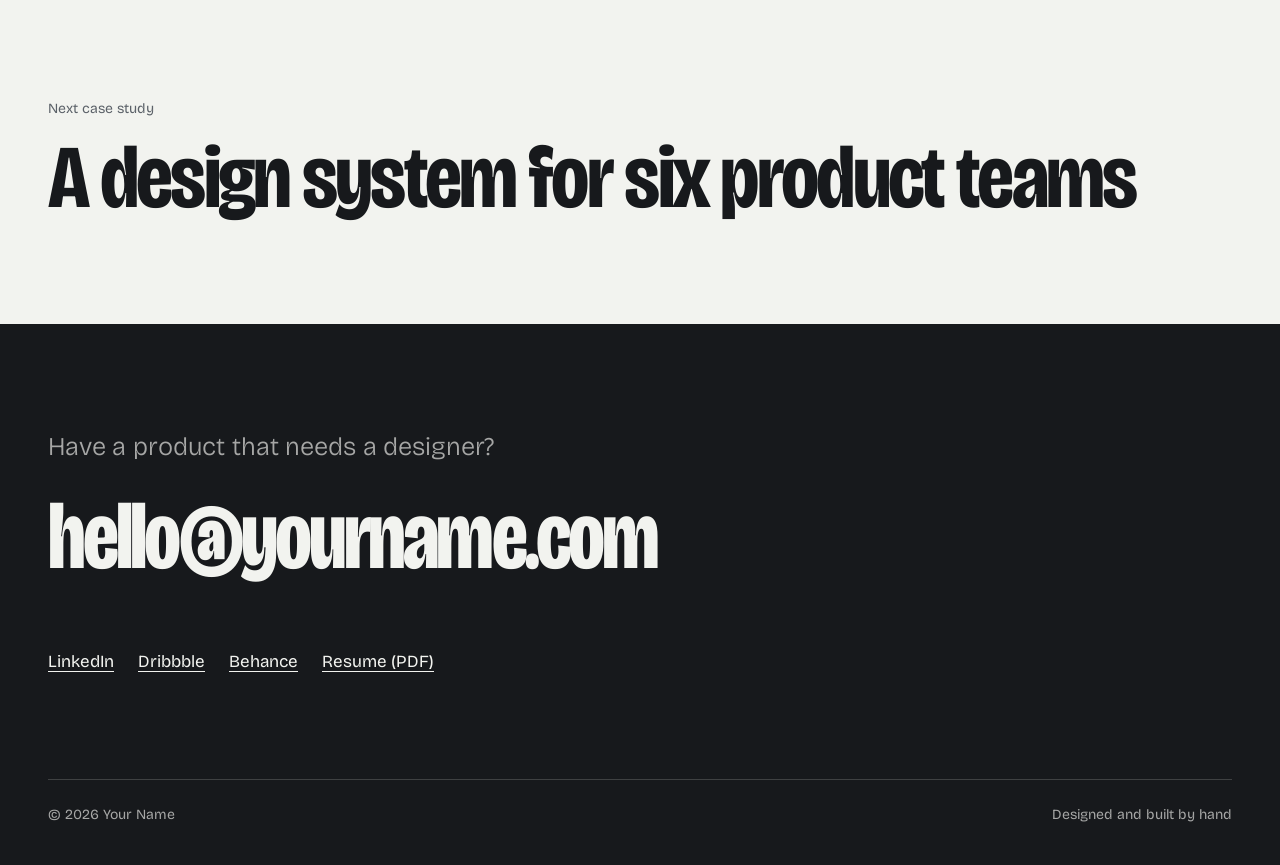
<file: work/project-one.html>
<!DOCTYPE html>
<html lang="en">
	<head>
		<meta charset="UTF-8" />
		<meta name="viewport" content="width=device-width, initial-scale=1.0" />
		<title>Rethinking onboarding for a payments app — Your Name</title>
		<meta name="description" content="Cut the sign-up flow from 11 steps to 4 and lifted completion for first-time users." />
		<meta name="author" content="Your Name" />
		<meta name="theme-color" content="#F2F3EF" />
		<link rel="canonical" href="https://yourname.com/work/project-one" />

		<!-- social preview -->
		<meta property="og:type" content="website" />
		<meta property="og:title" content="Rethinking onboarding for a payments app — Your Name" />
		<meta property="og:description" content="Cut the sign-up flow from 11 steps to 4 and lifted completion for first-time users." />
		<meta property="og:image" content="https://yourname.com/Assets/images/og-image.png" />
		<meta name="twitter:card" content="summary_large_image" />

		<!-- marks JS as available, and covers the page if arriving through a page transition -->
		<script>
			document.documentElement.classList.add("js");
			try {
				if (sessionStorage.getItem("curtain") === "1" && !matchMedia("(prefers-reduced-motion: reduce)").matches) {
					document.documentElement.classList.add("is-arriving");
				}
			} catch (e) {}
		</script>

		<!-- font: preloaded so the name renders in the right face straight away -->
		<link rel="preload" href="/Assets/Fonts/BricolageGrotesque-Variable.woff2" as="font" type="font/woff2" crossorigin />

		<!-- styles -->
		<link rel="stylesheet" href="/Styles/font.css" />
		<link rel="stylesheet" href="/Styles/colors.css" />
		<link rel="stylesheet" href="/Styles/global.css" />
		<link rel="stylesheet" href="/Styles/typography.css" />
		<link rel="stylesheet" href="/Styles/flex.css" />
		<link rel="stylesheet" href="/Styles/style-bits.css" />
		<link rel="stylesheet" href="/Styles/button.css" />
		<link rel="stylesheet" href="/Styles/animation.css" />
		<link rel="stylesheet" href="/Styles/Components/Header.css" />
		<link rel="stylesheet" href="/Styles/Components/Footer.css" />
		<link rel="stylesheet" href="/Styles/Components/Hero.css" />
		<link rel="stylesheet" href="/Styles/Components/Work.css" />
		<link rel="stylesheet" href="/Styles/Components/CaseStudy.css" />
		<link rel="stylesheet" href="/Styles/responsive.css" />

		<!-- favicon -->
		<link rel="icon" href="/Assets/icons/favicon.svg" type="image/svg+xml" />

		<!-- scripts (deferred, so they never block the page from showing) -->
		<script src="/Scripts/analytics.js" defer></script>
		<script src="/Scripts/vendor/gsap.min.js" defer></script>
		<script src="/Scripts/vendor/ScrollTrigger.min.js" defer></script>
		<script src="/Scripts/Script.js" defer></script>
		<script src="/Scripts/Motion.js" defer></script>
	</head>
	<body>
		<a href="#main" class="skip-link">Skip to content</a>
		<div class="page-curtain" aria-hidden="true"></div>

		<header class="site-header">
			<div class="container header-inner">
				<a href="/" class="logo">Your Name</a>

				<button class="menu-button" aria-expanded="false" aria-controls="site-nav" aria-label="Open menu">
					<span class="menu-button-lines"></span>
				</button>

				<nav class="site-nav" id="site-nav" aria-label="Main">
					<ul class="nav-list">
						<li><a href="/" class="nav-link" data-section="/">Work</a></li>
						<li><a href="/about" class="nav-link" data-section="/about">About</a></li>
						<li><a href="/playground" class="nav-link" data-section="/playground">Playground</a></li>
						<li><a href="/blog/" class="nav-link" data-section="/blog">Writing</a></li>
					</ul>
				</nav>
			</div>
		</header>

		<main id="main">
			<article>
				<header class="container case-hero">
					<p class="small-text c-graphite mb24" data-reveal>Company name, 2025</p>
					<h1 class="display-lg" data-reveal>Rethinking onboarding for a payments app</h1>
					<p class="lead case-summary" data-reveal>Cut the sign-up flow from 11 steps to 4 and lifted completion for first-time users.</p>

					<dl class="case-facts" data-reveal>
						<div class="case-fact"><dt>Role</dt><dd>Lead product designer</dd></div>
						<div class="case-fact"><dt>Team</dt><dd>1 PM, 4 engineers</dd></div>
						<div class="case-fact"><dt>Timeline</dt><dd>4 months</dd></div>
						<div class="case-fact"><dt>Tools</dt><dd>Figma, Maze</dd></div>
					</dl>
				</header>

				<div class="container">
					<div class="case-cover" data-cover>
						<img src="/Assets/projects/project-one/cover.svg" alt="Rethinking onboarding for a payments app — cover image" width="1600" height="900" fetchpriority="high" />
					</div>
				</div>

			<section class="container case-section rule-top">
				<h2 class="title-lg case-section-heading">The problem</h2>
				<div class="prose body-text" data-reveal>
							<p>Describe the situation before you got involved. Who were the users, what were they trying to do, and what was getting in their way? Use one real number if you have it.</p>
							<p>Keep this short. A recruiter should understand the stakes within two sentences.</p>
				</div>
			</section>

			<section class="container case-section rule-top">
				<h2 class="title-lg case-section-heading">My role</h2>
				<div class="prose body-text" data-reveal>
							<p>Say exactly what you owned: research, flows, visual design, prototyping, the design system, stakeholder alignment. Name who you worked with.</p>
				</div>
			</section>

			<section class="container case-section rule-top">
				<h2 class="title-lg case-section-heading">Research and insight</h2>
				<div class="prose body-text" data-reveal>
							<p>What did you learn, and how? Interviews, analytics, usability tests, support tickets. Lead with the insight, then the evidence.</p>
							<blockquote>Pull out one line from research that changed the direction of the project.</blockquote>
							<figure class="case-image" data-reveal>
								<img src="/Assets/projects/project-one/image-1.svg" alt="Describe what this image shows" width="1600" height="1000" loading="lazy" />
								<figcaption>Caption that explains what the reader should notice.</figcaption>
							</figure>
				</div>
			</section>

			<section class="container case-section rule-top">
				<h2 class="title-lg case-section-heading">Exploring options</h2>
				<div class="prose body-text" data-reveal>
							<p>Show two or three directions you considered and why you chose one. This is where reviewers see how you think.</p>
							<div class="case-image-pair" data-reveal>
								<figure class="case-image">
									<img src="/Assets/projects/project-one/image-2.svg" alt="Describe option A" width="1000" height="1000" loading="lazy" />
									<figcaption>Option A</figcaption>
								</figure>
								<figure class="case-image">
									<img src="/Assets/projects/project-one/image-3.svg" alt="Describe option B" width="1000" height="1000" loading="lazy" />
									<figcaption>Option B</figcaption>
								</figure>
							</div>
				</div>
			</section>

			<section class="container case-section rule-top">
				<h2 class="title-lg case-section-heading">The solution</h2>
				<div class="prose body-text" data-reveal>
							<p>Walk through the final design. Show the key screens and explain the decisions that matter most, not every screen.</p>
							<figure class="case-image" data-reveal>
								<img src="/Assets/projects/project-one/image-4.svg" alt="Describe the final design" width="1600" height="1000" loading="lazy" />
								<figcaption>Final design.</figcaption>
							</figure>
				</div>
			</section>

			<section class="container case-section rule-top">
				<h2 class="title-lg case-section-heading">What I learned</h2>
				<div class="prose body-text" data-reveal>
							<p>One or two honest reflections: what you would do differently, or what you're taking into the next project.</p>
				</div>
			</section>

				<section class="container case-section rule-top">
					<h2 class="title-lg case-section-heading">Results</h2>
					<div class="case-results">
						<div data-reveal>
							<p class="case-result-value">+38%</p>
							<p class="case-result-label">sign-up completion</p>
						</div>
						<div data-reveal>
							<p class="case-result-value">4 of 11</p>
							<p class="case-result-label">steps kept</p>
						</div>
						<div data-reveal>
							<p class="case-result-value">−52%</p>
							<p class="case-result-label">support tickets in week one</p>
						</div>
					</div>
				</section>
			</article>

			<div class="container">
				<a href="/work/project-two" class="next-project">
					<p class="small-text c-graphite mb16">Next case study</p>
					<p class="display-lg next-project-title">A design system for six product teams</p>
				</a>
			</div>
		</main>

		<footer class="site-footer">
			<div class="container">
				<p class="lead footer-prompt mb24">Have a product that needs a designer?</p>
				<a href="mailto:hello@yourname.com" class="footer-email">hello@yourname.com</a>

				<ul class="footer-links mt64">
					<li><a href="https://www.linkedin.com/in/yourname" class="text-link" target="_blank" rel="noopener">LinkedIn</a></li>
					<li><a href="https://dribbble.com/yourname" class="text-link" target="_blank" rel="noopener">Dribbble</a></li>
					<li><a href="https://www.behance.net/yourname" class="text-link" target="_blank" rel="noopener">Behance</a></li>
					<li><a href="/Assets/resume.pdf" class="text-link" target="_blank" rel="noopener">Resume (PDF)</a></li>
				</ul>

				<div class="footer-bottom flex justify-between flex-wrap g16 small-text">
					<p>&copy; <span data-year>2026</span> Your Name</p>
					<p>Designed and built by hand</p>
				</div>
			</div>
		</footer>
	</body>
</html>
</file>
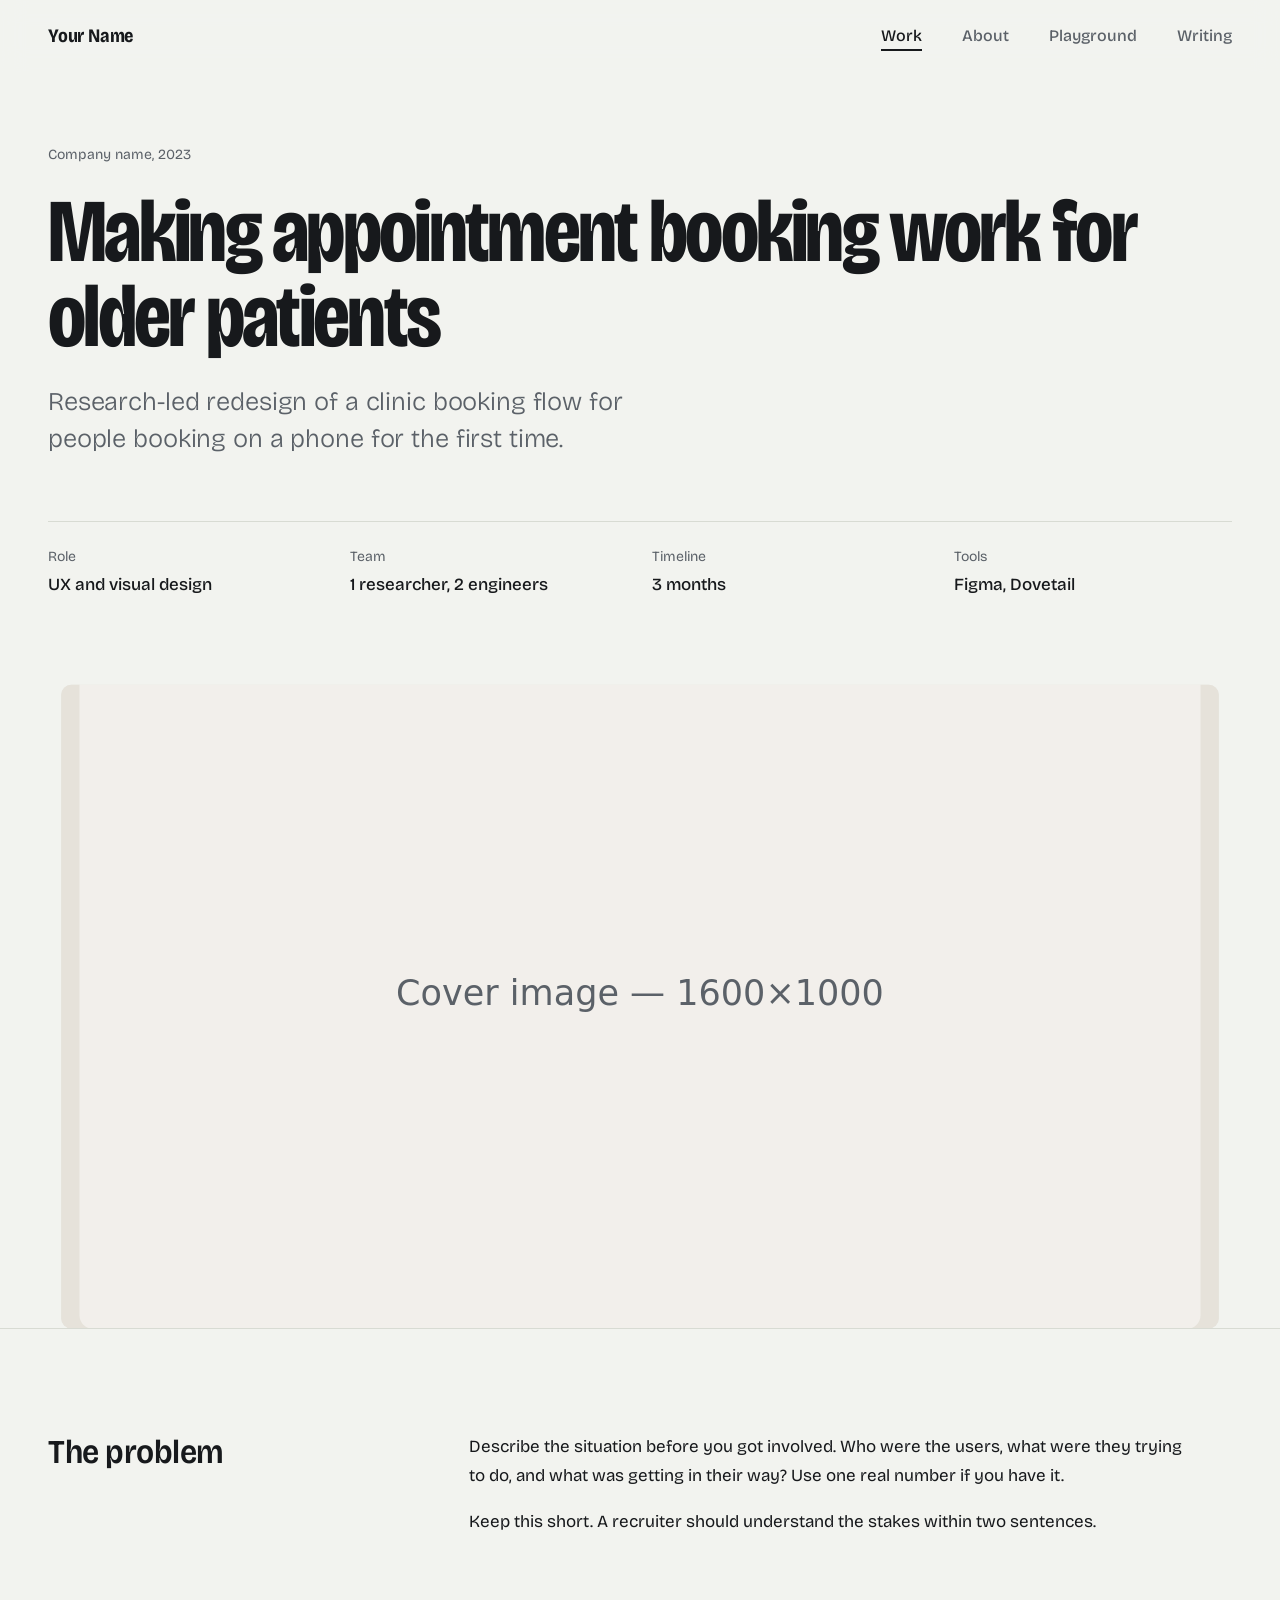
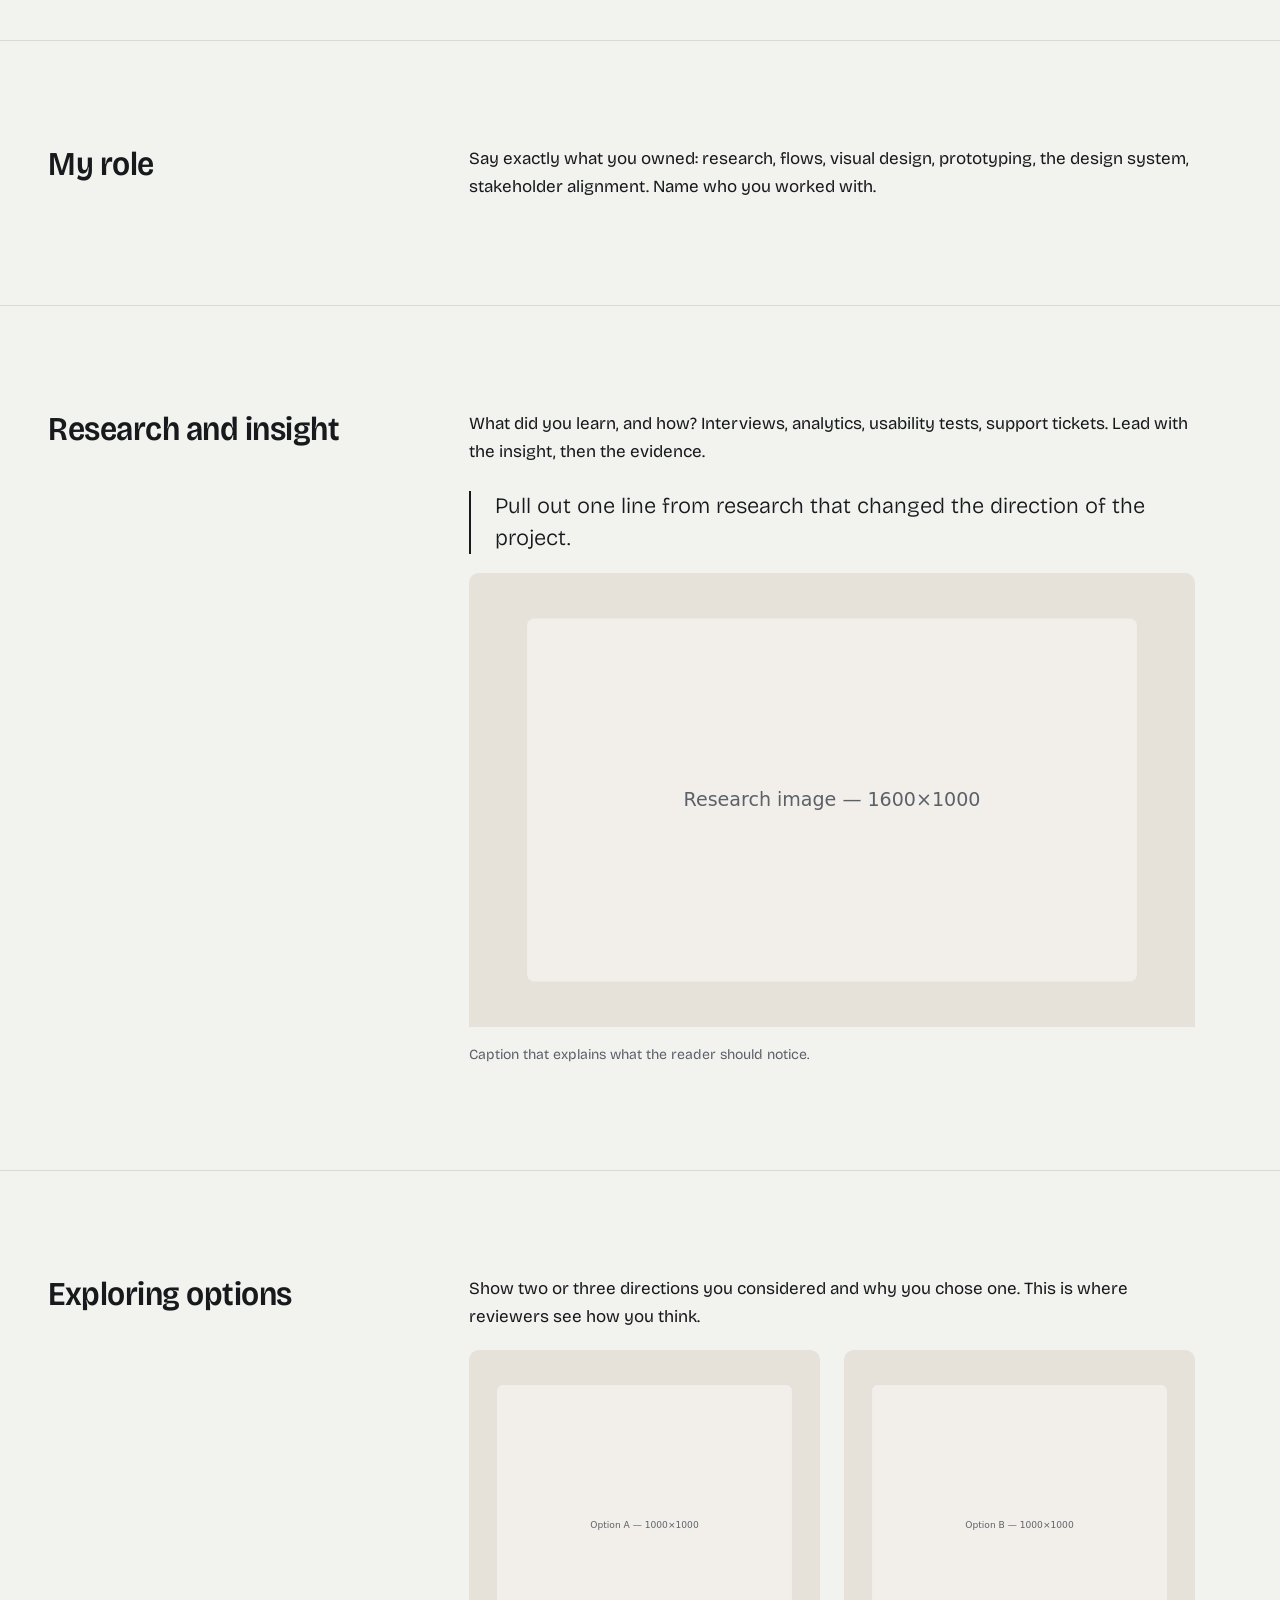
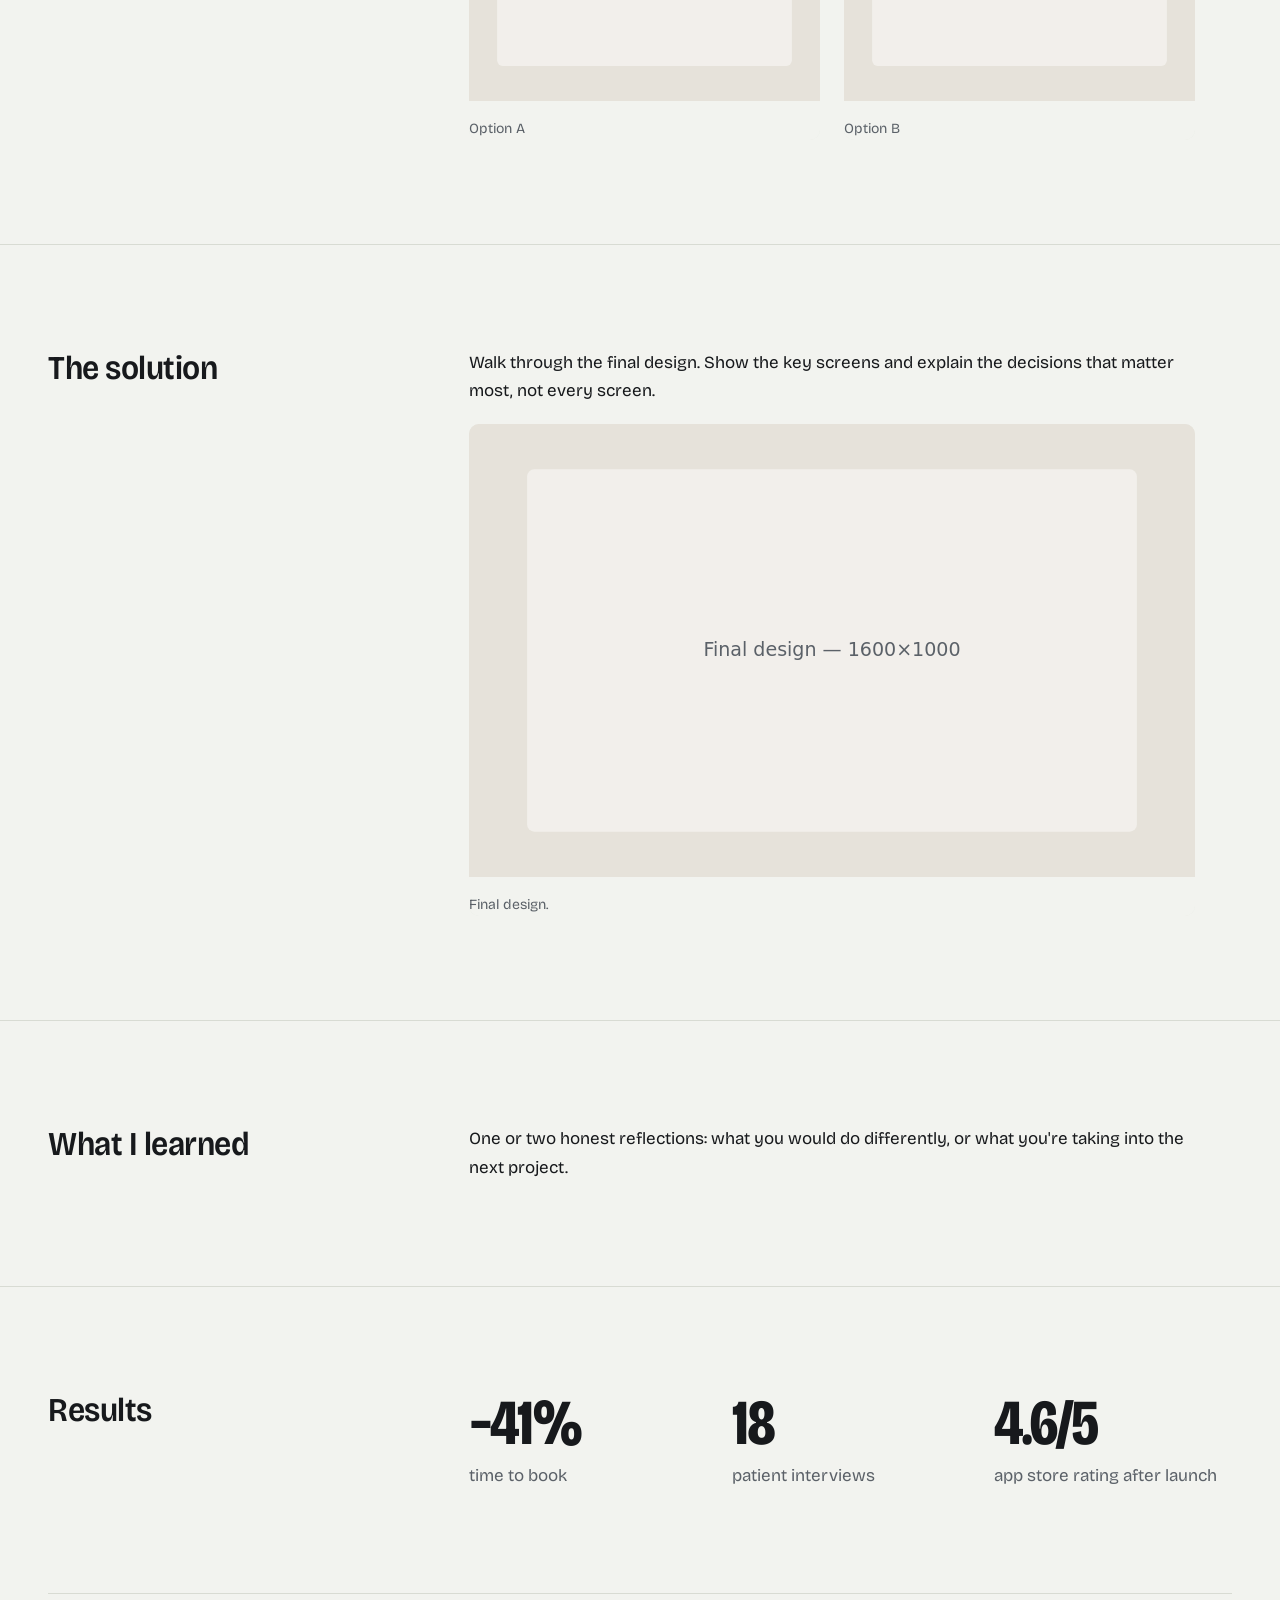
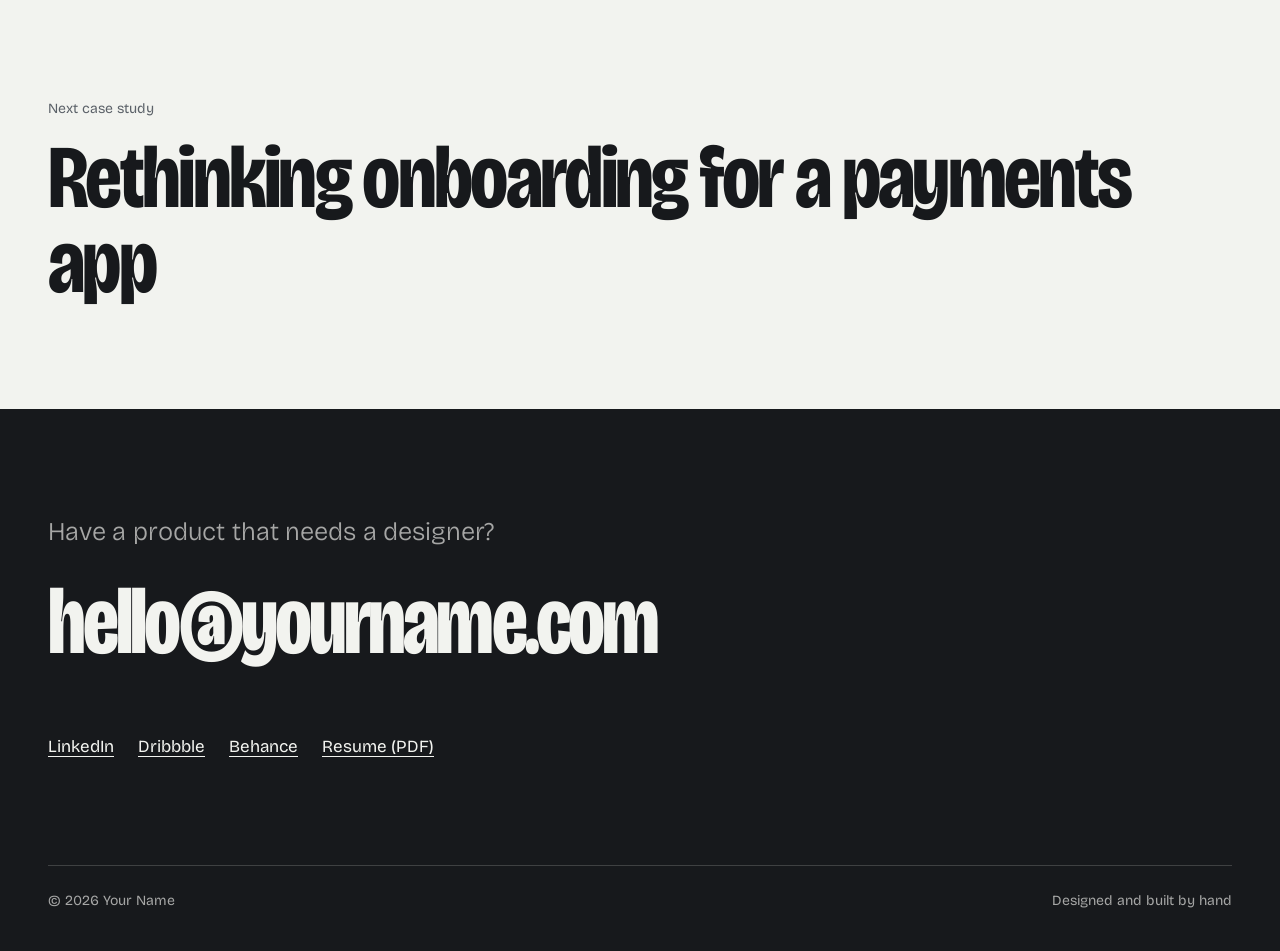
<file: work/project-three.html>
<!DOCTYPE html>
<html lang="en">
	<head>
		<meta charset="UTF-8" />
		<meta name="viewport" content="width=device-width, initial-scale=1.0" />
		<title>Making appointment booking work for older patients — Your Name</title>
		<meta name="description" content="Research-led redesign of a clinic booking flow for people booking on a phone for the first time." />
		<meta name="author" content="Your Name" />
		<meta name="theme-color" content="#F2F3EF" />
		<link rel="canonical" href="https://yourname.com/work/project-three" />

		<!-- social preview -->
		<meta property="og:type" content="website" />
		<meta property="og:title" content="Making appointment booking work for older patients — Your Name" />
		<meta property="og:description" content="Research-led redesign of a clinic booking flow for people booking on a phone for the first time." />
		<meta property="og:image" content="https://yourname.com/Assets/images/og-image.png" />
		<meta name="twitter:card" content="summary_large_image" />

		<!-- marks JS as available, and covers the page if arriving through a page transition -->
		<script>
			document.documentElement.classList.add("js");
			try {
				if (sessionStorage.getItem("curtain") === "1" && !matchMedia("(prefers-reduced-motion: reduce)").matches) {
					document.documentElement.classList.add("is-arriving");
				}
			} catch (e) {}
		</script>

		<!-- font: preloaded so the name renders in the right face straight away -->
		<link rel="preload" href="/Assets/Fonts/BricolageGrotesque-Variable.woff2" as="font" type="font/woff2" crossorigin />

		<!-- styles -->
		<link rel="stylesheet" href="/Styles/font.css" />
		<link rel="stylesheet" href="/Styles/colors.css" />
		<link rel="stylesheet" href="/Styles/global.css" />
		<link rel="stylesheet" href="/Styles/typography.css" />
		<link rel="stylesheet" href="/Styles/flex.css" />
		<link rel="stylesheet" href="/Styles/style-bits.css" />
		<link rel="stylesheet" href="/Styles/button.css" />
		<link rel="stylesheet" href="/Styles/animation.css" />
		<link rel="stylesheet" href="/Styles/Components/Header.css" />
		<link rel="stylesheet" href="/Styles/Components/Footer.css" />
		<link rel="stylesheet" href="/Styles/Components/Hero.css" />
		<link rel="stylesheet" href="/Styles/Components/Work.css" />
		<link rel="stylesheet" href="/Styles/Components/CaseStudy.css" />
		<link rel="stylesheet" href="/Styles/responsive.css" />

		<!-- favicon -->
		<link rel="icon" href="/Assets/icons/favicon.svg" type="image/svg+xml" />

		<!-- scripts (deferred, so they never block the page from showing) -->
		<script src="/Scripts/analytics.js" defer></script>
		<script src="/Scripts/vendor/gsap.min.js" defer></script>
		<script src="/Scripts/vendor/ScrollTrigger.min.js" defer></script>
		<script src="/Scripts/Script.js" defer></script>
		<script src="/Scripts/Motion.js" defer></script>
	</head>
	<body>
		<a href="#main" class="skip-link">Skip to content</a>
		<div class="page-curtain" aria-hidden="true"></div>

		<header class="site-header">
			<div class="container header-inner">
				<a href="/" class="logo">Your Name</a>

				<button class="menu-button" aria-expanded="false" aria-controls="site-nav" aria-label="Open menu">
					<span class="menu-button-lines"></span>
				</button>

				<nav class="site-nav" id="site-nav" aria-label="Main">
					<ul class="nav-list">
						<li><a href="/" class="nav-link" data-section="/">Work</a></li>
						<li><a href="/about" class="nav-link" data-section="/about">About</a></li>
						<li><a href="/playground" class="nav-link" data-section="/playground">Playground</a></li>
						<li><a href="/blog/" class="nav-link" data-section="/blog">Writing</a></li>
					</ul>
				</nav>
			</div>
		</header>

		<main id="main">
			<article>
				<header class="container case-hero">
					<p class="small-text c-graphite mb24" data-reveal>Company name, 2023</p>
					<h1 class="display-lg" data-reveal>Making appointment booking work for older patients</h1>
					<p class="lead case-summary" data-reveal>Research-led redesign of a clinic booking flow for people booking on a phone for the first time.</p>

					<dl class="case-facts" data-reveal>
						<div class="case-fact"><dt>Role</dt><dd>UX and visual design</dd></div>
						<div class="case-fact"><dt>Team</dt><dd>1 researcher, 2 engineers</dd></div>
						<div class="case-fact"><dt>Timeline</dt><dd>3 months</dd></div>
						<div class="case-fact"><dt>Tools</dt><dd>Figma, Dovetail</dd></div>
					</dl>
				</header>

				<div class="container">
					<div class="case-cover" data-cover>
						<img src="/Assets/projects/project-three/cover.svg" alt="Making appointment booking work for older patients — cover image" width="1600" height="900" fetchpriority="high" />
					</div>
				</div>

			<section class="container case-section rule-top">
				<h2 class="title-lg case-section-heading">The problem</h2>
				<div class="prose body-text" data-reveal>
							<p>Describe the situation before you got involved. Who were the users, what were they trying to do, and what was getting in their way? Use one real number if you have it.</p>
							<p>Keep this short. A recruiter should understand the stakes within two sentences.</p>
				</div>
			</section>

			<section class="container case-section rule-top">
				<h2 class="title-lg case-section-heading">My role</h2>
				<div class="prose body-text" data-reveal>
							<p>Say exactly what you owned: research, flows, visual design, prototyping, the design system, stakeholder alignment. Name who you worked with.</p>
				</div>
			</section>

			<section class="container case-section rule-top">
				<h2 class="title-lg case-section-heading">Research and insight</h2>
				<div class="prose body-text" data-reveal>
							<p>What did you learn, and how? Interviews, analytics, usability tests, support tickets. Lead with the insight, then the evidence.</p>
							<blockquote>Pull out one line from research that changed the direction of the project.</blockquote>
							<figure class="case-image" data-reveal>
								<img src="/Assets/projects/project-three/image-1.svg" alt="Describe what this image shows" width="1600" height="1000" loading="lazy" />
								<figcaption>Caption that explains what the reader should notice.</figcaption>
							</figure>
				</div>
			</section>

			<section class="container case-section rule-top">
				<h2 class="title-lg case-section-heading">Exploring options</h2>
				<div class="prose body-text" data-reveal>
							<p>Show two or three directions you considered and why you chose one. This is where reviewers see how you think.</p>
							<div class="case-image-pair" data-reveal>
								<figure class="case-image">
									<img src="/Assets/projects/project-three/image-2.svg" alt="Describe option A" width="1000" height="1000" loading="lazy" />
									<figcaption>Option A</figcaption>
								</figure>
								<figure class="case-image">
									<img src="/Assets/projects/project-three/image-3.svg" alt="Describe option B" width="1000" height="1000" loading="lazy" />
									<figcaption>Option B</figcaption>
								</figure>
							</div>
				</div>
			</section>

			<section class="container case-section rule-top">
				<h2 class="title-lg case-section-heading">The solution</h2>
				<div class="prose body-text" data-reveal>
							<p>Walk through the final design. Show the key screens and explain the decisions that matter most, not every screen.</p>
							<figure class="case-image" data-reveal>
								<img src="/Assets/projects/project-three/image-4.svg" alt="Describe the final design" width="1600" height="1000" loading="lazy" />
								<figcaption>Final design.</figcaption>
							</figure>
				</div>
			</section>

			<section class="container case-section rule-top">
				<h2 class="title-lg case-section-heading">What I learned</h2>
				<div class="prose body-text" data-reveal>
							<p>One or two honest reflections: what you would do differently, or what you're taking into the next project.</p>
				</div>
			</section>

				<section class="container case-section rule-top">
					<h2 class="title-lg case-section-heading">Results</h2>
					<div class="case-results">
						<div data-reveal>
							<p class="case-result-value">−41%</p>
							<p class="case-result-label">time to book</p>
						</div>
						<div data-reveal>
							<p class="case-result-value">18</p>
							<p class="case-result-label">patient interviews</p>
						</div>
						<div data-reveal>
							<p class="case-result-value">4.6/5</p>
							<p class="case-result-label">app store rating after launch</p>
						</div>
					</div>
				</section>
			</article>

			<div class="container">
				<a href="/work/project-one" class="next-project">
					<p class="small-text c-graphite mb16">Next case study</p>
					<p class="display-lg next-project-title">Rethinking onboarding for a payments app</p>
				</a>
			</div>
		</main>

		<footer class="site-footer">
			<div class="container">
				<p class="lead footer-prompt mb24">Have a product that needs a designer?</p>
				<a href="mailto:hello@yourname.com" class="footer-email">hello@yourname.com</a>

				<ul class="footer-links mt64">
					<li><a href="https://www.linkedin.com/in/yourname" class="text-link" target="_blank" rel="noopener">LinkedIn</a></li>
					<li><a href="https://dribbble.com/yourname" class="text-link" target="_blank" rel="noopener">Dribbble</a></li>
					<li><a href="https://www.behance.net/yourname" class="text-link" target="_blank" rel="noopener">Behance</a></li>
					<li><a href="/Assets/resume.pdf" class="text-link" target="_blank" rel="noopener">Resume (PDF)</a></li>
				</ul>

				<div class="footer-bottom flex justify-between flex-wrap g16 small-text">
					<p>&copy; <span data-year>2026</span> Your Name</p>
					<p>Designed and built by hand</p>
				</div>
			</div>
		</footer>
	</body>
</html>
</file>
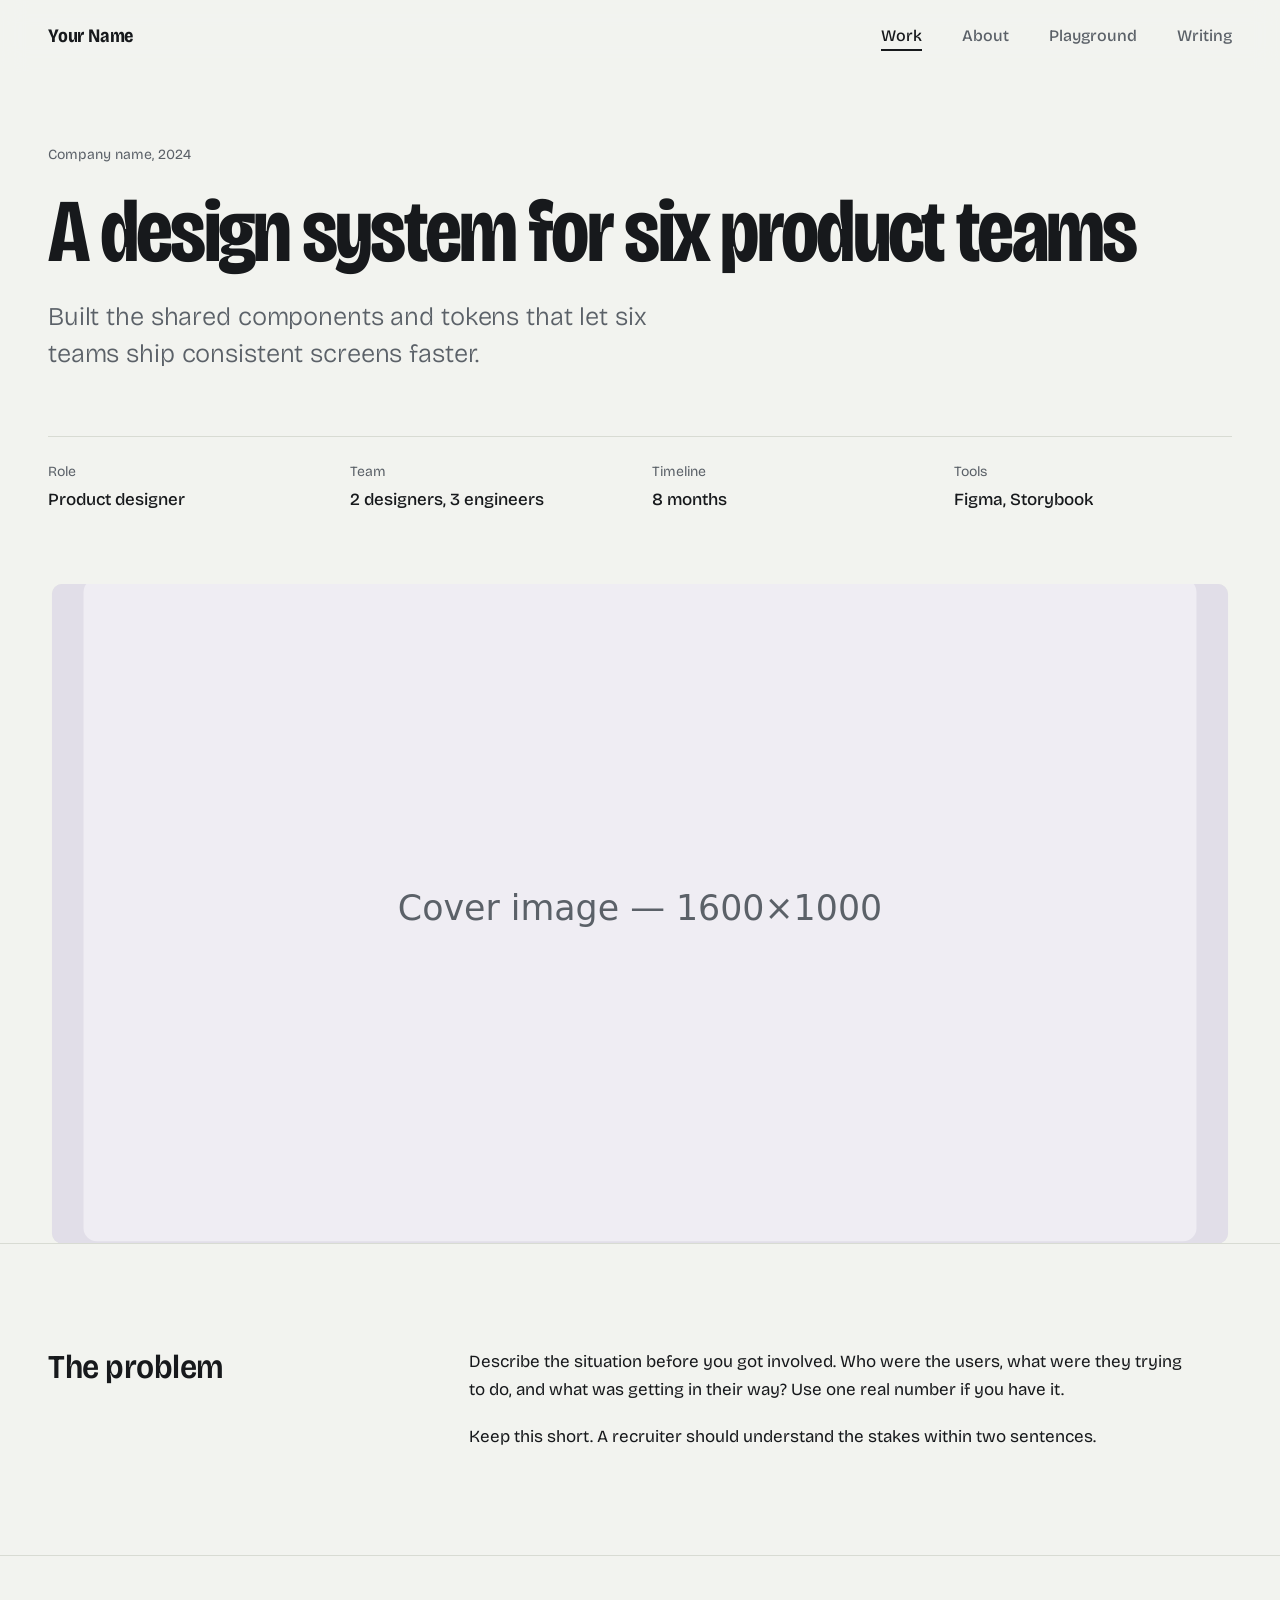
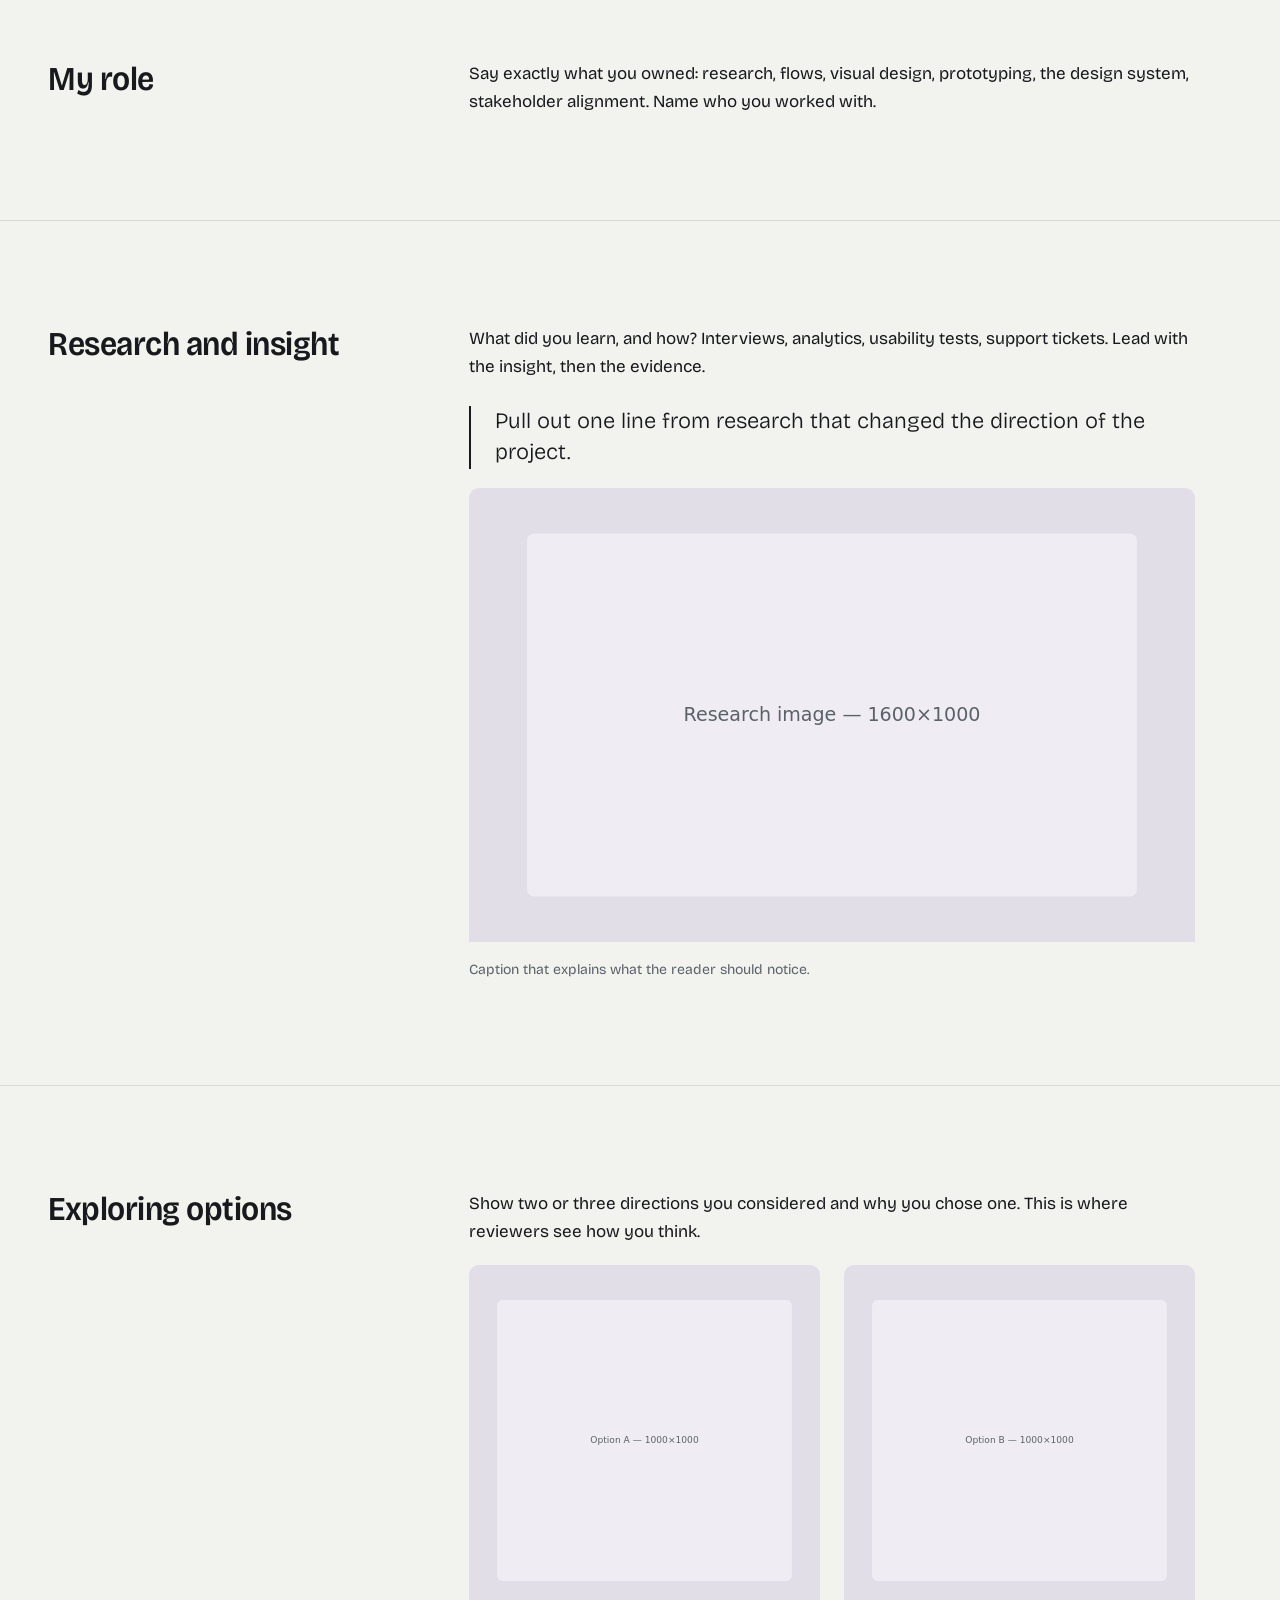
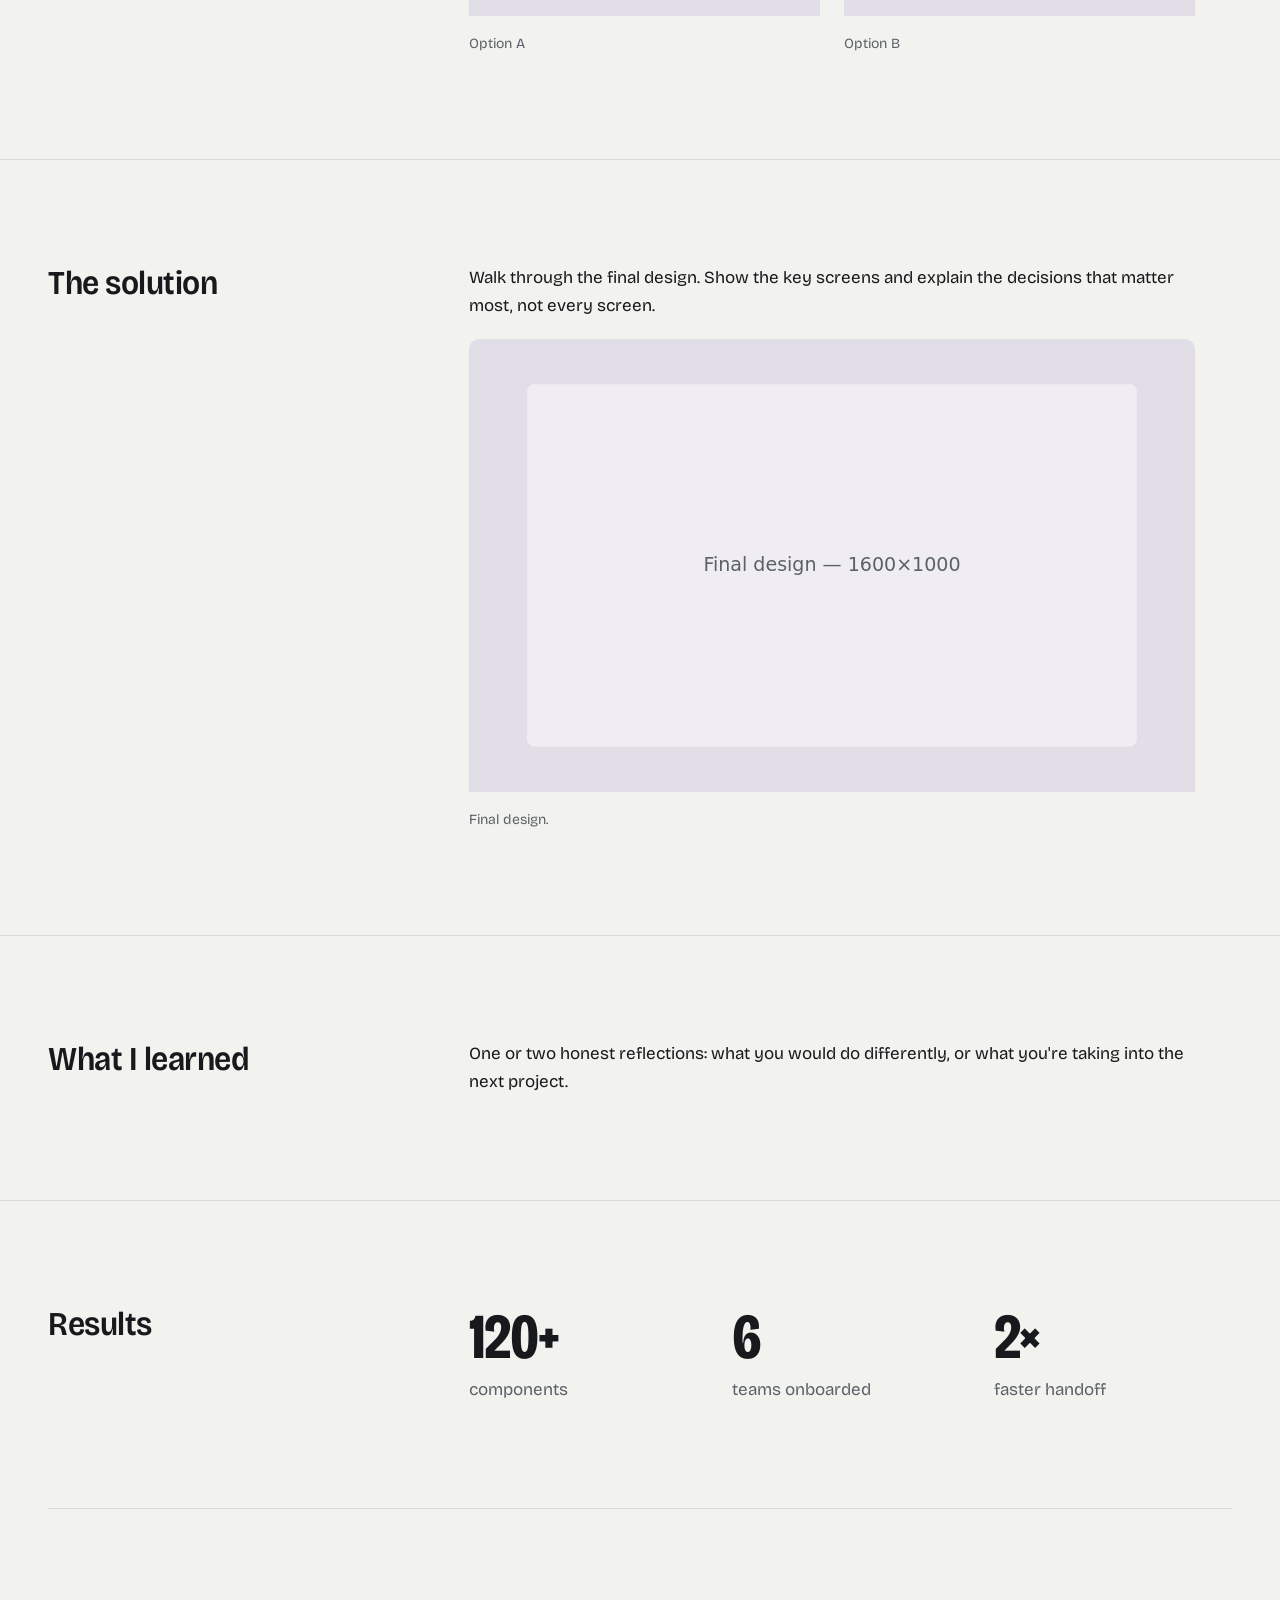
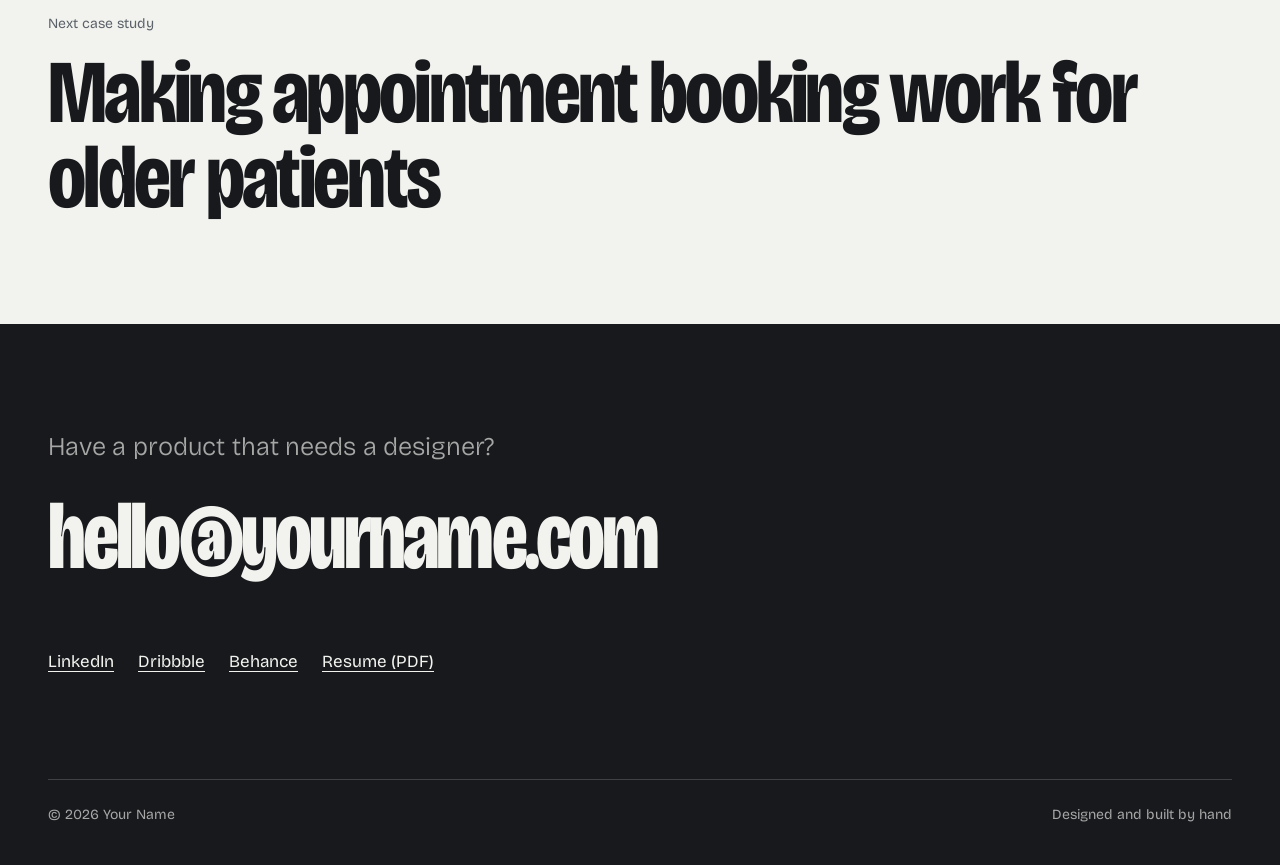
<file: work/project-two.html>
<!DOCTYPE html>
<html lang="en">
	<head>
		<meta charset="UTF-8" />
		<meta name="viewport" content="width=device-width, initial-scale=1.0" />
		<title>A design system for six product teams — Your Name</title>
		<meta name="description" content="Built the shared components and tokens that let six teams ship consistent screens faster." />
		<meta name="author" content="Your Name" />
		<meta name="theme-color" content="#F2F3EF" />
		<link rel="canonical" href="https://yourname.com/work/project-two" />

		<!-- social preview -->
		<meta property="og:type" content="website" />
		<meta property="og:title" content="A design system for six product teams — Your Name" />
		<meta property="og:description" content="Built the shared components and tokens that let six teams ship consistent screens faster." />
		<meta property="og:image" content="https://yourname.com/Assets/images/og-image.png" />
		<meta name="twitter:card" content="summary_large_image" />

		<!-- marks JS as available, and covers the page if arriving through a page transition -->
		<script>
			document.documentElement.classList.add("js");
			try {
				if (sessionStorage.getItem("curtain") === "1" && !matchMedia("(prefers-reduced-motion: reduce)").matches) {
					document.documentElement.classList.add("is-arriving");
				}
			} catch (e) {}
		</script>

		<!-- font: preloaded so the name renders in the right face straight away -->
		<link rel="preload" href="/Assets/Fonts/BricolageGrotesque-Variable.woff2" as="font" type="font/woff2" crossorigin />

		<!-- styles -->
		<link rel="stylesheet" href="/Styles/font.css" />
		<link rel="stylesheet" href="/Styles/colors.css" />
		<link rel="stylesheet" href="/Styles/global.css" />
		<link rel="stylesheet" href="/Styles/typography.css" />
		<link rel="stylesheet" href="/Styles/flex.css" />
		<link rel="stylesheet" href="/Styles/style-bits.css" />
		<link rel="stylesheet" href="/Styles/button.css" />
		<link rel="stylesheet" href="/Styles/animation.css" />
		<link rel="stylesheet" href="/Styles/Components/Header.css" />
		<link rel="stylesheet" href="/Styles/Components/Footer.css" />
		<link rel="stylesheet" href="/Styles/Components/Hero.css" />
		<link rel="stylesheet" href="/Styles/Components/Work.css" />
		<link rel="stylesheet" href="/Styles/Components/CaseStudy.css" />
		<link rel="stylesheet" href="/Styles/responsive.css" />

		<!-- favicon -->
		<link rel="icon" href="/Assets/icons/favicon.svg" type="image/svg+xml" />

		<!-- scripts (deferred, so they never block the page from showing) -->
		<script src="/Scripts/analytics.js" defer></script>
		<script src="/Scripts/vendor/gsap.min.js" defer></script>
		<script src="/Scripts/vendor/ScrollTrigger.min.js" defer></script>
		<script src="/Scripts/Script.js" defer></script>
		<script src="/Scripts/Motion.js" defer></script>
	</head>
	<body>
		<a href="#main" class="skip-link">Skip to content</a>
		<div class="page-curtain" aria-hidden="true"></div>

		<header class="site-header">
			<div class="container header-inner">
				<a href="/" class="logo">Your Name</a>

				<button class="menu-button" aria-expanded="false" aria-controls="site-nav" aria-label="Open menu">
					<span class="menu-button-lines"></span>
				</button>

				<nav class="site-nav" id="site-nav" aria-label="Main">
					<ul class="nav-list">
						<li><a href="/" class="nav-link" data-section="/">Work</a></li>
						<li><a href="/about" class="nav-link" data-section="/about">About</a></li>
						<li><a href="/playground" class="nav-link" data-section="/playground">Playground</a></li>
						<li><a href="/blog/" class="nav-link" data-section="/blog">Writing</a></li>
					</ul>
				</nav>
			</div>
		</header>

		<main id="main">
			<article>
				<header class="container case-hero">
					<p class="small-text c-graphite mb24" data-reveal>Company name, 2024</p>
					<h1 class="display-lg" data-reveal>A design system for six product teams</h1>
					<p class="lead case-summary" data-reveal>Built the shared components and tokens that let six teams ship consistent screens faster.</p>

					<dl class="case-facts" data-reveal>
						<div class="case-fact"><dt>Role</dt><dd>Product designer</dd></div>
						<div class="case-fact"><dt>Team</dt><dd>2 designers, 3 engineers</dd></div>
						<div class="case-fact"><dt>Timeline</dt><dd>8 months</dd></div>
						<div class="case-fact"><dt>Tools</dt><dd>Figma, Storybook</dd></div>
					</dl>
				</header>

				<div class="container">
					<div class="case-cover" data-cover>
						<img src="/Assets/projects/project-two/cover.svg" alt="A design system for six product teams — cover image" width="1600" height="900" fetchpriority="high" />
					</div>
				</div>

			<section class="container case-section rule-top">
				<h2 class="title-lg case-section-heading">The problem</h2>
				<div class="prose body-text" data-reveal>
							<p>Describe the situation before you got involved. Who were the users, what were they trying to do, and what was getting in their way? Use one real number if you have it.</p>
							<p>Keep this short. A recruiter should understand the stakes within two sentences.</p>
				</div>
			</section>

			<section class="container case-section rule-top">
				<h2 class="title-lg case-section-heading">My role</h2>
				<div class="prose body-text" data-reveal>
							<p>Say exactly what you owned: research, flows, visual design, prototyping, the design system, stakeholder alignment. Name who you worked with.</p>
				</div>
			</section>

			<section class="container case-section rule-top">
				<h2 class="title-lg case-section-heading">Research and insight</h2>
				<div class="prose body-text" data-reveal>
							<p>What did you learn, and how? Interviews, analytics, usability tests, support tickets. Lead with the insight, then the evidence.</p>
							<blockquote>Pull out one line from research that changed the direction of the project.</blockquote>
							<figure class="case-image" data-reveal>
								<img src="/Assets/projects/project-two/image-1.svg" alt="Describe what this image shows" width="1600" height="1000" loading="lazy" />
								<figcaption>Caption that explains what the reader should notice.</figcaption>
							</figure>
				</div>
			</section>

			<section class="container case-section rule-top">
				<h2 class="title-lg case-section-heading">Exploring options</h2>
				<div class="prose body-text" data-reveal>
							<p>Show two or three directions you considered and why you chose one. This is where reviewers see how you think.</p>
							<div class="case-image-pair" data-reveal>
								<figure class="case-image">
									<img src="/Assets/projects/project-two/image-2.svg" alt="Describe option A" width="1000" height="1000" loading="lazy" />
									<figcaption>Option A</figcaption>
								</figure>
								<figure class="case-image">
									<img src="/Assets/projects/project-two/image-3.svg" alt="Describe option B" width="1000" height="1000" loading="lazy" />
									<figcaption>Option B</figcaption>
								</figure>
							</div>
				</div>
			</section>

			<section class="container case-section rule-top">
				<h2 class="title-lg case-section-heading">The solution</h2>
				<div class="prose body-text" data-reveal>
							<p>Walk through the final design. Show the key screens and explain the decisions that matter most, not every screen.</p>
							<figure class="case-image" data-reveal>
								<img src="/Assets/projects/project-two/image-4.svg" alt="Describe the final design" width="1600" height="1000" loading="lazy" />
								<figcaption>Final design.</figcaption>
							</figure>
				</div>
			</section>

			<section class="container case-section rule-top">
				<h2 class="title-lg case-section-heading">What I learned</h2>
				<div class="prose body-text" data-reveal>
							<p>One or two honest reflections: what you would do differently, or what you're taking into the next project.</p>
				</div>
			</section>

				<section class="container case-section rule-top">
					<h2 class="title-lg case-section-heading">Results</h2>
					<div class="case-results">
						<div data-reveal>
							<p class="case-result-value">120+</p>
							<p class="case-result-label">components</p>
						</div>
						<div data-reveal>
							<p class="case-result-value">6</p>
							<p class="case-result-label">teams onboarded</p>
						</div>
						<div data-reveal>
							<p class="case-result-value">2×</p>
							<p class="case-result-label">faster handoff</p>
						</div>
					</div>
				</section>
			</article>

			<div class="container">
				<a href="/work/project-three" class="next-project">
					<p class="small-text c-graphite mb16">Next case study</p>
					<p class="display-lg next-project-title">Making appointment booking work for older patients</p>
				</a>
			</div>
		</main>

		<footer class="site-footer">
			<div class="container">
				<p class="lead footer-prompt mb24">Have a product that needs a designer?</p>
				<a href="mailto:hello@yourname.com" class="footer-email">hello@yourname.com</a>

				<ul class="footer-links mt64">
					<li><a href="https://www.linkedin.com/in/yourname" class="text-link" target="_blank" rel="noopener">LinkedIn</a></li>
					<li><a href="https://dribbble.com/yourname" class="text-link" target="_blank" rel="noopener">Dribbble</a></li>
					<li><a href="https://www.behance.net/yourname" class="text-link" target="_blank" rel="noopener">Behance</a></li>
					<li><a href="/Assets/resume.pdf" class="text-link" target="_blank" rel="noopener">Resume (PDF)</a></li>
				</ul>

				<div class="footer-bottom flex justify-between flex-wrap g16 small-text">
					<p>&copy; <span data-year>2026</span> Your Name</p>
					<p>Designed and built by hand</p>
				</div>
			</div>
		</footer>
	</body>
</html>
</file>
<file: Styles/font.css>
/* One variable font file covers every weight (200–800) and width (75–100%) */
@font-face {
	font-family: "Bricolage";
	src: url("/Assets/Fonts/BricolageGrotesque-Variable.woff2") format("woff2-variations");
	font-weight: 200 800;
	font-stretch: 75% 100%;
	font-style: normal;
	font-display: swap;
}

:root {
	--font-base: "Bricolage", system-ui, -apple-system, "Segoe UI", sans-serif;

	/* weights */
	--fw-light: 300;
	--fw-regular: 400;
	--fw-medium: 500;
	--fw-semibold: 600;
	--fw-bold: 700;
	--fw-heavy: 800;
}
</file>
<file: Styles/colors.css>
:root {
	/* base palette */
	--c-paper: #F2F3EF;
	--c-paper-100: #E8EAE4;
	--c-ink: #17191C;
	--c-graphite: #5B6168;
	--c-rule: #D8DBD3;

	/* accent — links, focus and selection only */
	--c-accent: #3B2FD9;
	--c-accent-tint: #E4E2FA;

	/* placeholder tints for project covers */
	--c-cover-1: #DCE3DE;
	--c-cover-2: #E1DEE8;
	--c-cover-3: #E6E2DA;
}

/* text colour classes — they read from the tokens, so a colour is changed in one place */
.c-ink { color: var(--c-ink); }
.c-graphite { color: var(--c-graphite); }
.c-accent { color: var(--c-accent); }

/* background colour classes */
.bg-paper { background-color: var(--c-paper); }
.bg-paper-100 { background-color: var(--c-paper-100); }
.bg-ink { background-color: var(--c-ink); color: var(--c-paper); }
</file>
<file: Styles/global.css>
:root {
	/* layout values */
	--w-container: 1360px;
	--gutter: clamp(16px, 4vw, 48px);
	--h-header: 72px;

	--w-full: 100%;
	--h-screen: 100vh;
	--br-full: 999px;
	--br-sm: 4px;
	--br-md: 10px;

	/* spacing scale */
	--space-1: 4px;
	--space-2: 8px;
	--space-3: 16px;
	--space-4: 24px;
	--space-5: 40px;
	--space-6: 64px;
	--space-7: 104px;
	--space-8: 168px;

	/* z-index layers */
	--layer-1: 1;
	--layer-2: 10;
	--layer-3: 20;
	--layer-4: 100;
}

*,
*::before,
*::after {
	margin: 0;
	padding: 0;
	box-sizing: border-box;
}

html {
	-webkit-text-size-adjust: 100%;
	scroll-behavior: smooth;
}

body {
	font-family: var(--font-base);
	font-size: 17px;
	font-weight: var(--fw-regular);
	line-height: 1.55;
	color: var(--c-ink);
	background-color: var(--c-paper);
	-webkit-font-smoothing: antialiased;
	text-rendering: optimizeLegibility;
}

img,
svg,
video {
	display: block;
	max-width: 100%;
	height: auto;
}

ul,
ol { list-style: none; }

a {
	color: inherit;
	text-decoration: none;
}

button {
	font: inherit;
	color: inherit;
	background: none;
	border: 0;
	cursor: pointer;
}

::selection {
	background-color: var(--c-accent);
	color: var(--c-paper);
}

:focus-visible {
	outline: 2px solid var(--c-accent);
	outline-offset: 3px;
	border-radius: var(--br-sm);
}

/* page container */
.container {
	width: var(--w-full);
	max-width: var(--w-container);
	margin-inline: auto;
	padding-inline: var(--gutter);
}

/* skip link for keyboard users */
.skip-link {
	position: absolute;
	left: var(--gutter);
	top: -100px;
	z-index: var(--layer-4);
	padding: var(--space-2) var(--space-3);
	background-color: var(--c-ink);
	color: var(--c-paper);
	border-radius: var(--br-sm);
}

.skip-link:focus { top: var(--space-3); }

.visually-hidden {
	position: absolute;
	width: 1px;
	height: 1px;
	overflow: hidden;
	clip: rect(0 0 0 0);
	white-space: nowrap;
}
</file>
<file: Styles/typography.css>
/* type scale (ratio ~1.333) — widths come from the variable font's width axis */

.display-xl {
	font-size: clamp(56px, 16.5vw, 232px);
	font-weight: var(--fw-heavy);
	font-stretch: 75%;
	line-height: 0.86;
	letter-spacing: -0.035em;
}

.display-lg {
	font-size: clamp(44px, 7vw, 104px);
	font-weight: var(--fw-bold);
	font-stretch: 80%;
	line-height: 0.95;
	letter-spacing: -0.03em;
}

.title-xl {
	font-size: clamp(32px, 4vw, 56px);
	font-weight: var(--fw-semibold);
	font-stretch: 88%;
	line-height: 1.05;
	letter-spacing: -0.02em;
}

.title-lg {
	font-size: clamp(24px, 2.6vw, 34px);
	font-weight: var(--fw-semibold);
	font-stretch: 92%;
	line-height: 1.15;
	letter-spacing: -0.015em;
}

.title-md {
	font-size: 22px;
	font-weight: var(--fw-semibold);
	line-height: 1.25;
}

.title-sm {
	font-size: 17px;
	font-weight: var(--fw-semibold);
	line-height: 1.35;
}

.lead {
	font-size: clamp(20px, 2vw, 26px);
	font-weight: var(--fw-light);
	line-height: 1.45;
	letter-spacing: -0.005em;
}

.body-text { font-size: 17px; line-height: 1.65; }
.small-text { font-size: 14px; line-height: 1.5; }

/* long-form reading (case studies, posts) */
.prose { max-width: 66ch; }
.prose > * + * { margin-top: 1.1em; }
.prose h2 { margin-top: 2.2em; }
.prose h3 { margin-top: 1.8em; }
.prose ul { padding-left: 1.1em; list-style: disc; }
.prose ul li + li { margin-top: 0.4em; }
.prose a { color: var(--c-accent); text-decoration: underline; text-underline-offset: 3px; }
.prose blockquote {
	padding-left: var(--space-4);
	border-left: 2px solid var(--c-ink);
	font-size: 22px;
	font-weight: var(--fw-light);
	line-height: 1.45;
}

/* text link with an underline that draws in on hover */
.text-link {
	background-image: linear-gradient(currentColor, currentColor);
	background-size: 100% 1px;
	background-position: 0 100%;
	background-repeat: no-repeat;
	transition: background-size var(--fast-trans), color var(--fast-trans);
}

.text-link:hover {
	color: var(--c-accent);
	background-size: 0% 1px;
	background-position: 100% 100%;
}
</file>
<file: Styles/flex.css>
.flex { display: flex; }
.flex-row { flex-direction: row; }
.flex-col { flex-direction: column; }
.flex-wrap { flex-wrap: wrap; }
.flex-grow-1 { flex-grow: 1; }
.flex-shrink-0 { flex-shrink: 0; }

.block { display: block; }
.inline-block { display: inline-block; }
.grid { display: grid; }

/* horizontal alignment */
.justify-start { justify-content: start; }
.justify-end { justify-content: end; }
.justify-center { justify-content: center; }
.justify-between { justify-content: space-between; }

/* vertical alignment */
.align-start { align-items: start; }
.align-end { align-items: end; }
.align-center { align-items: center; }
.align-baseline { align-items: baseline; }

/* gap values (follow the spacing scale) */
.g4 { gap: var(--space-1); }
.g8 { gap: var(--space-2); }
.g16 { gap: var(--space-3); }
.g24 { gap: var(--space-4); }
.g40 { gap: var(--space-5); }
.g64 { gap: var(--space-6); }
</file>
<file: Styles/style-bits.css>
/* margin top */
.mt8 { margin-top: var(--space-2); }
.mt16 { margin-top: var(--space-3); }
.mt24 { margin-top: var(--space-4); }
.mt40 { margin-top: var(--space-5); }
.mt64 { margin-top: var(--space-6); }
.mt104 { margin-top: var(--space-7); }

/* margin bottom */
.mb8 { margin-bottom: var(--space-2); }
.mb16 { margin-bottom: var(--space-3); }
.mb24 { margin-bottom: var(--space-4); }
.mb40 { margin-bottom: var(--space-5); }
.mb64 { margin-bottom: var(--space-6); }

/* section spacing */
.section { padding-block: var(--space-7); }
.section-lg { padding-block: var(--space-8); }

/* misc */
.relative { position: relative; }
.overflow-hidden { overflow: hidden; }
.w-full { width: var(--w-full); }
.rule-top { border-top: 1px solid var(--c-rule); }
.rule-bottom { border-bottom: 1px solid var(--c-rule); }
</file>
<file: Styles/button.css>
.btn {
	display: inline-flex;
	align-items: center;
	gap: var(--space-2);
	padding: 14px 22px;
	font-size: 16px;
	font-weight: var(--fw-medium);
	border-radius: var(--br-full);
	transition: background-color var(--fast-trans), color var(--fast-trans), transform var(--fast-trans);
}

.btn:active { transform: scale(0.97); }

.btn-primary {
	background-color: var(--c-ink);
	color: var(--c-paper);
}

.btn-primary:hover { background-color: var(--c-accent); }

.btn-outline {
	border: 1px solid var(--c-ink);
}

.btn-outline:hover {
	background-color: var(--c-ink);
	color: var(--c-paper);
}
</file>
<file: Styles/animation.css>
:root {
	--ease-out: cubic-bezier(0.22, 1, 0.36, 1);
	--ease-in-out: cubic-bezier(0.65, 0, 0.35, 1);

	--dur-fast: 0.2s;
	--dur-default: 0.35s;
	--dur-slow: 0.6s;

	--fast-trans: var(--dur-fast) var(--ease-out);
	--default-trans: var(--dur-default) var(--ease-out);
	--slow-trans: var(--dur-slow) var(--ease-out);
}

/* Elements hidden before GSAP animates them in.
   .js is added in <head>, so without JavaScript everything stays visible. */
.js [data-reveal] { opacity: 0; }

/* page transition panel */
.page-curtain {
	position: fixed;
	inset: 0;
	z-index: var(--layer-4);
	background-color: var(--c-ink);
	transform: translateY(100%);
	visibility: hidden;
	pointer-events: none;
}

/* set in <head> when arriving from another page, so there's no flash before the curtain lifts */
.is-arriving .page-curtain {
	transform: translateY(0);
	visibility: visible;
}

@media (prefers-reduced-motion: reduce) {
	*,
	*::before,
	*::after {
		animation-duration: 0.01ms !important;
		transition-duration: 0.01ms !important;
		scroll-behavior: auto !important;
	}

	.js [data-reveal] { opacity: 1; }
	.page-curtain { display: none; }
}
</file>
<file: Styles/Components/Header.css>
.site-header {
	position: sticky;
	top: 0;
	z-index: var(--layer-3);
	background-color: color-mix(in srgb, var(--c-paper) 88%, transparent);
	backdrop-filter: blur(12px);
	-webkit-backdrop-filter: blur(12px);
	transition: transform var(--default-trans);
}

/* hides while scrolling down, comes back when scrolling up */
.site-header.is-hidden { transform: translateY(-100%); }

.header-inner {
	height: var(--h-header);
	display: flex;
	align-items: center;
	justify-content: space-between;
}

.logo {
	font-size: 19px;
	font-weight: var(--fw-bold);
	font-stretch: 85%;
	letter-spacing: -0.01em;
}

.nav-list {
	display: flex;
	align-items: center;
	gap: var(--space-5);
}

.nav-link {
	position: relative;
	font-size: 16px;
	font-weight: var(--fw-medium);
	color: var(--c-graphite);
	transition: color var(--fast-trans);
}

.nav-link:hover,
.nav-link[aria-current="page"] { color: var(--c-ink); }

.nav-link[aria-current="page"]::after {
	content: "";
	position: absolute;
	left: 0;
	right: 0;
	bottom: -6px;
	height: 2px;
	background-color: var(--c-ink);
}

.menu-button {
	display: none;
	width: 44px;
	height: 44px;
	margin-right: -10px;
	align-items: center;
	justify-content: center;
}

.menu-button-lines {
	position: relative;
	width: 22px;
	height: 2px;
	background-color: var(--c-ink);
	transition: background-color var(--fast-trans);
}

.menu-button-lines::before,
.menu-button-lines::after {
	content: "";
	position: absolute;
	left: 0;
	width: 22px;
	height: 2px;
	background-color: var(--c-ink);
	transition: transform var(--default-trans);
}

.menu-button-lines::before { transform: translateY(-7px); }
.menu-button-lines::after { transform: translateY(7px); }

.menu-button[aria-expanded="true"] .menu-button-lines { background-color: transparent; }
.menu-button[aria-expanded="true"] .menu-button-lines::before { transform: rotate(45deg); }
.menu-button[aria-expanded="true"] .menu-button-lines::after { transform: rotate(-45deg); }

@media screen and (max-width: 768px) {
	.menu-button { display: inline-flex; }

	.site-nav {
		position: fixed;
		top: var(--h-header);
		left: 0;
		right: 0;
		height: calc(100dvh - var(--h-header));
		padding: var(--space-5) var(--gutter);
		background-color: var(--c-paper);
		opacity: 0;
		visibility: hidden;
		transform: translateY(-8px);
		transition: opacity var(--default-trans), transform var(--default-trans), visibility var(--default-trans);
	}

	.site-nav.is-open {
		opacity: 1;
		visibility: visible;
		transform: translateY(0);
	}

	.nav-list {
		flex-direction: column;
		align-items: flex-start;
		gap: var(--space-3);
	}

	.nav-link {
		font-size: 40px;
		font-weight: var(--fw-bold);
		font-stretch: 80%;
		color: var(--c-ink);
	}

	.nav-link[aria-current="page"]::after { display: none; }
	.nav-link[aria-current="page"] { color: var(--c-accent); }
}
</file>
<file: Styles/Components/Footer.css>
.site-footer {
	padding-block: var(--space-7) var(--space-5);
	background-color: var(--c-ink);
	color: var(--c-paper);
}

.footer-prompt {
	color: color-mix(in srgb, var(--c-paper) 65%, transparent);
}

.footer-email {
	display: inline-block;
	font-size: clamp(36px, 7.5vw, 112px);
	font-weight: var(--fw-bold);
	font-stretch: 75%;
	line-height: 1;
	letter-spacing: -0.03em;
	word-break: break-word;
	transition: font-stretch var(--slow-trans), color var(--fast-trans);
}

.footer-email:hover { font-stretch: 100%; }

.footer-links {
	display: flex;
	flex-wrap: wrap;
	gap: var(--space-4);
}

.footer-bottom {
	margin-top: var(--space-7);
	padding-top: var(--space-4);
	border-top: 1px solid color-mix(in srgb, var(--c-paper) 18%, transparent);
	color: color-mix(in srgb, var(--c-paper) 65%, transparent);
}

.site-footer :focus-visible { outline-color: var(--c-paper); }
</file>
<file: Styles/Components/Hero.css>
.hero {
	padding-top: clamp(48px, 10vh, 120px);
	padding-bottom: var(--space-7);
}

/* the stretching name — Motion.js animates font-stretch on this */
.hero-name {
	display: block;
	white-space: nowrap;
	will-change: font-stretch;
}

.hero-intro {
	max-width: 30ch;
	margin-top: var(--space-6);
}

.hero-meta {
	margin-top: var(--space-5);
	color: var(--c-graphite);
}

.status-dot {
	display: inline-block;
	width: 8px;
	height: 8px;
	margin-right: var(--space-2);
	border-radius: var(--br-full);
	background-color: #2E9E61;
	vertical-align: middle;
}

/* smaller page hero (about, blog, playground) */
.page-hero {
	padding-top: clamp(40px, 8vh, 96px);
	padding-bottom: var(--space-6);
}

.page-hero .lead {
	max-width: 40ch;
	margin-top: var(--space-4);
	color: var(--c-graphite);
}
</file>
<file: Styles/Components/Blog.css>
.post-list { border-top: 1px solid var(--c-rule); }

.post-row {
	display: grid;
	grid-template-columns: 2fr 7fr 3fr;
	gap: var(--space-4);
	align-items: baseline;
	padding-block: var(--space-5);
	border-bottom: 1px solid var(--c-rule);
}

.post-date,
.post-reading-time { color: var(--c-graphite); }

.post-reading-time { text-align: right; }

.post-title { transition: color var(--fast-trans); }
.post-row:hover .post-title { color: var(--c-accent); }

.post-excerpt {
	margin-top: var(--space-2);
	max-width: 56ch;
	color: var(--c-graphite);
}

/* single post */
.post-header {
	max-width: 22ch;
	padding-top: clamp(40px, 8vh, 96px);
}

.post-meta {
	margin-top: var(--space-4);
	color: var(--c-graphite);
}

.post-body {
	padding-block: var(--space-6) var(--space-7);
	font-size: 19px;
	line-height: 1.7;
}

@media screen and (max-width: 768px) {
	.post-row { grid-template-columns: 1fr; gap: var(--space-2); }
	.post-reading-time { text-align: left; }
}
</file>
<file: Styles/responsive.css>
/* 12-column grid — same naming as the Dashboard repo (desktop first) */
.row {
	display: flex;
	flex-wrap: wrap;
	margin-inline: calc(var(--space-4) / -2);
}

.row > [class*="col-"] { padding-inline: calc(var(--space-4) / 2); }

.col-1 { flex: 0 0 8.33%; width: 8.33%; }
.col-2 { flex: 0 0 16.67%; width: 16.67%; }
.col-3 { flex: 0 0 25%; width: 25%; }
.col-4 { flex: 0 0 33.33%; width: 33.33%; }
.col-5 { flex: 0 0 41.67%; width: 41.67%; }
.col-6 { flex: 0 0 50%; width: 50%; }
.col-7 { flex: 0 0 58.33%; width: 58.33%; }
.col-8 { flex: 0 0 66.67%; width: 66.67%; }
.col-9 { flex: 0 0 75%; width: 75%; }
.col-10 { flex: 0 0 83.33%; width: 83.33%; }
.col-11 { flex: 0 0 91.67%; width: 91.67%; }
.col-12 { flex: 0 0 100%; width: 100%; }

.offset-1 { margin-left: 8.33%; }
.offset-2 { margin-left: 16.67%; }
.offset-3 { margin-left: 25%; }
.offset-4 { margin-left: 33.33%; }
.offset-6 { margin-left: 50%; }

@media screen and (max-width: 992px) {
	.col-lg-4 { flex: 0 0 33.33%; width: 33.33%; }
	.col-lg-6 { flex: 0 0 50%; width: 50%; }
	.col-lg-8 { flex: 0 0 66.67%; width: 66.67%; }
	.col-lg-12 { flex: 0 0 100%; width: 100%; }
	.offset-lg-0 { margin-left: 0; }
}

@media screen and (max-width: 768px) {
	.col-md-6 { flex: 0 0 50%; width: 50%; }
	.col-md-12 { flex: 0 0 100%; width: 100%; }
	.offset-md-0 { margin-left: 0; }

	.section { padding-block: var(--space-6); }
	.section-lg { padding-block: var(--space-7); }
}

@media screen and (max-width: 576px) {
	body { font-size: 16px; }
	.col-sm-12 { flex: 0 0 100%; width: 100%; }
	.offset-sm-0 { margin-left: 0; }
}
</file>
<file: Styles/Components/About.css>
.about-portrait {
	overflow: hidden;
	aspect-ratio: 4 / 5;
	border-radius: var(--br-md);
	background-color: var(--c-paper-100);
}

.about-portrait img {
	width: 100%;
	height: 100%;
	object-fit: cover;
}

/* experience timeline */
.experience-list { border-top: 1px solid var(--c-rule); }

.experience-row {
	display: grid;
	grid-template-columns: 3fr 5fr 4fr;
	gap: var(--space-4);
	padding-block: var(--space-4);
	border-bottom: 1px solid var(--c-rule);
}

.experience-row span:first-child,
.experience-row span:last-child { color: var(--c-graphite); }

.skill-groups {
	display: grid;
	grid-template-columns: repeat(3, 1fr);
	gap: var(--space-5);
}

.skill-groups li + li { margin-top: var(--space-1); }

@media screen and (max-width: 768px) {
	.experience-row { grid-template-columns: 1fr; gap: var(--space-1); }
	.skill-groups { grid-template-columns: 1fr; }
	.about-portrait { margin-top: var(--space-5); max-width: 420px; }
}
</file>
<file: Styles/Components/Playground.css>
/* masonry-style columns: pieces keep their own proportions */
.playground-grid {
	columns: 3 280px;
	column-gap: var(--space-4);
}

.playground-item {
	break-inside: avoid;
	margin-bottom: var(--space-5);
}

.playground-media {
	overflow: hidden;
	border-radius: var(--br-md);
	background-color: var(--c-paper-100);
}

.playground-media img,
.playground-media video {
	width: 100%;
	transition: transform var(--slow-trans);
}

.playground-item:hover .playground-media img { transform: scale(1.03); }

.playground-caption {
	display: flex;
	justify-content: space-between;
	gap: var(--space-3);
	margin-top: var(--space-3);
}

.playground-caption span:last-child { color: var(--c-graphite); }
</file>
<file: Styles/Components/Work.css>
/* selected work list on the home page */
.work-list {
	display: flex;
	flex-direction: column;
	gap: var(--space-7);
}

.work-item { display: block; }

.work-cover {
	position: relative;
	overflow: hidden;
	aspect-ratio: 16 / 10;
	border-radius: var(--br-md);
	background-color: var(--c-paper-100);
}

.work-cover img {
	width: 100%;
	height: 100%;
	object-fit: cover;
	transition: transform var(--slow-trans);
}

.work-item:hover .work-cover img { transform: scale(1.025); }

.work-info {
	display: grid;
	grid-template-columns: 1fr auto;
	gap: var(--space-2) var(--space-5);
	align-items: baseline;
	margin-top: var(--space-4);
}

.work-title { transition: color var(--fast-trans); }
.work-item:hover .work-title { color: var(--c-accent); }

.work-summary {
	grid-column: 1 / -1;
	max-width: 56ch;
	color: var(--c-graphite);
}

.work-meta { color: var(--c-graphite); }

/* "View case study" label that follows the cursor over covers (pointer devices only) */
.cursor-label {
	position: fixed;
	top: 0;
	left: 0;
	z-index: var(--layer-3);
	padding: 10px 16px;
	font-size: 14px;
	font-weight: var(--fw-medium);
	color: var(--c-paper);
	background-color: var(--c-ink);
	border-radius: var(--br-full);
	pointer-events: none;
	opacity: 0;
	transform: translate(-50%, -50%) scale(0.6);
}

@media (hover: none), (pointer: coarse) {
	.cursor-label { display: none; }
}

/* next project link at the end of a case study */
.next-project {
	display: block;
	padding-block: var(--space-7);
	border-top: 1px solid var(--c-rule);
}

.next-project-title {
	transition: font-stretch var(--slow-trans), color var(--fast-trans);
}

.next-project:hover .next-project-title {
	font-stretch: 100%;
	color: var(--c-accent);
}

@media screen and (max-width: 576px) {
	.work-list { gap: var(--space-6); }
	.work-info { grid-template-columns: 1fr; }
}
</file>
<file: Styles/Components/CaseStudy.css>
.case-hero {
	padding-top: clamp(40px, 8vh, 96px);
	padding-bottom: var(--space-6);
}

.case-summary {
	max-width: 40ch;
	margin-top: var(--space-4);
	color: var(--c-graphite);
}

/* role / team / timeline / tools */
.case-facts {
	display: grid;
	grid-template-columns: repeat(4, 1fr);
	gap: var(--space-4);
	margin-top: var(--space-6);
	padding-top: var(--space-4);
	border-top: 1px solid var(--c-rule);
}

.case-fact dt {
	margin-bottom: var(--space-1);
	font-size: 14px;
	color: var(--c-graphite);
}

.case-fact dd { font-weight: var(--fw-medium); }

.case-cover {
	overflow: hidden;
	aspect-ratio: 16 / 9;
	border-radius: var(--br-md);
	background-color: var(--c-paper-100);
}

.case-cover img {
	width: 100%;
	height: 100%;
	object-fit: cover;
}

/* a case study section: heading on the left, writing on the right */
.case-section {
	display: grid;
	grid-template-columns: 4fr 8fr;
	gap: var(--space-5);
	padding-block: var(--space-7);
}

.case-section-heading {
	position: sticky;
	top: calc(var(--h-header) + var(--space-4));
	align-self: start;
}

.case-image {
	overflow: hidden;
	border-radius: var(--br-md);
	background-color: var(--c-paper-100);
}

.case-image figcaption {
	padding: var(--space-3) 0 0;
	font-size: 14px;
	color: var(--c-graphite);
	background-color: var(--c-paper);
}

.case-image-pair {
	display: grid;
	grid-template-columns: 1fr 1fr;
	gap: var(--space-4);
}

/* outcome numbers */
.case-results {
	display: grid;
	grid-template-columns: repeat(3, 1fr);
	gap: var(--space-4);
}

.case-result-value {
	font-size: clamp(40px, 5vw, 72px);
	font-weight: var(--fw-bold);
	font-stretch: 78%;
	line-height: 1;
	letter-spacing: -0.03em;
}

.case-result-label {
	margin-top: var(--space-2);
	color: var(--c-graphite);
}

@media screen and (max-width: 992px) {
	.case-section { grid-template-columns: 1fr; gap: var(--space-4); }
	.case-section-heading { position: static; }
}

@media screen and (max-width: 768px) {
	.case-facts { grid-template-columns: repeat(2, 1fr); }
	.case-results { grid-template-columns: 1fr; }
	.case-image-pair { grid-template-columns: 1fr; }
	.case-section { padding-block: var(--space-6); }
}
</file>
